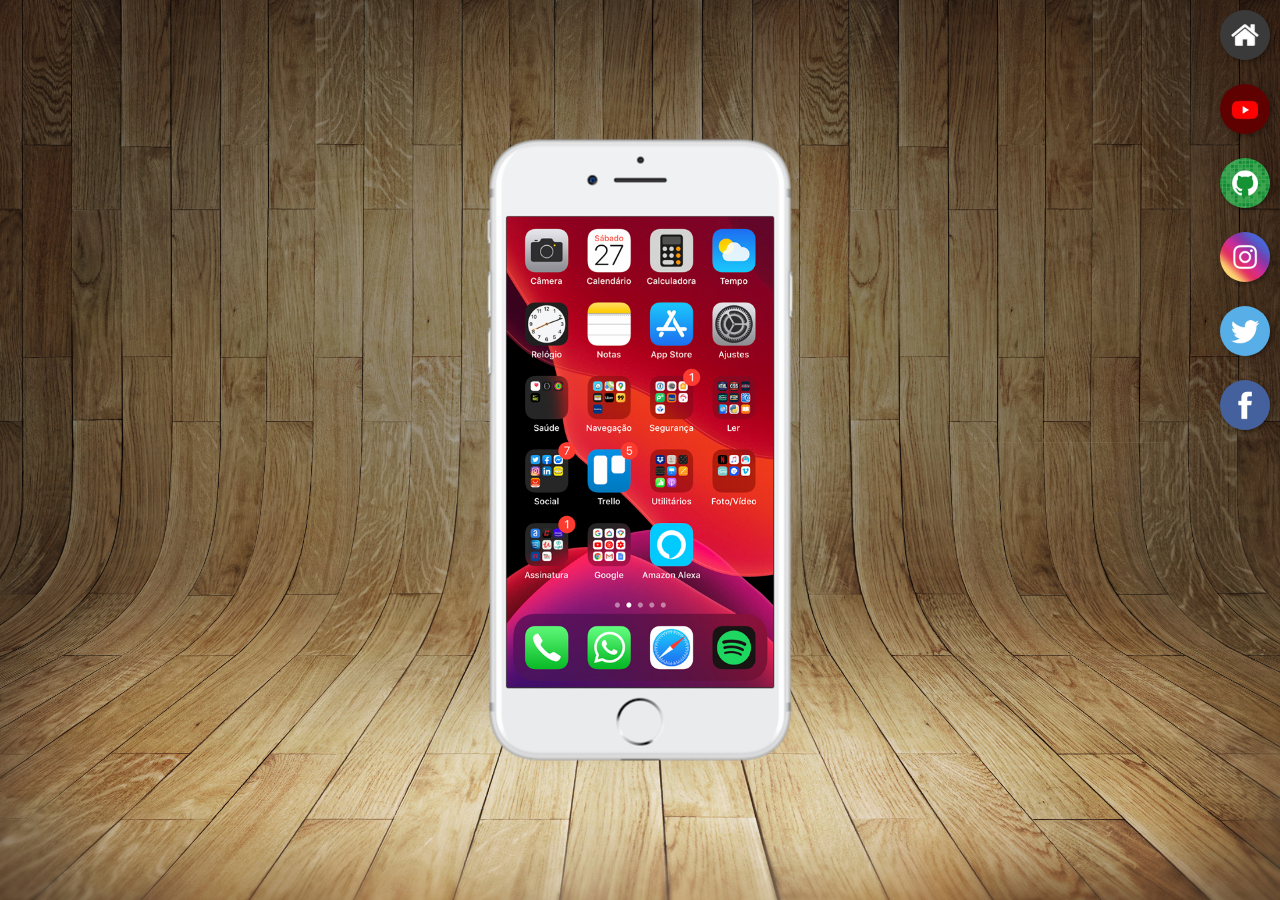
<file: index.html>
<!DOCTYPE html>
<html lang="pt-br">
<head>
    <meta charset="UTF-8">
    <meta http-equiv="X-UA-Compatible" content="IE=edge">
    <meta name="viewport" content="width=device-width, initial-scale=1.0">
    <link rel="shortcut icon" href="favicon.ico" type="image/x-icon">
    <link rel="stylesheet" href="estilos/style.css">
    <title>Projeto Redes Sociais</title>
</head>
<body>
    <main>
        <section id="telefone">  
            <iframe src="home.html" name="tela" id="tela" frameborder="0">
                Seu navegador não é compatível com isso.
            </iframe>
        </section>
        <section id="redes-sociais">
            <a href="home.html" target="tela"><img src="imagens/logo-home.jpg" alt="Home"></a> <br>
            <a href="youtube.html" target="tela"><img src="imagens/logo-youtube.jpg" alt="Youtube"></a> <br>
            <a href="github.html" target="tela"><img src="imagens/logo-github.jpg" alt="Github"></a> <br>
            <a href="instagram.html" target="tela"><img src="imagens/logo-instagram.jpg" alt="Instagram"></a> <br>
            <a href="twitter.html" target="tela"><img src="imagens/logo-twitter.jpg" alt="Twitter"></a> <br>
            <a href="facebook.html" target="tela"><img src="imagens/logo-facebook.jpg" alt="Facebook"></a> <br>
        </section>
    </main>
</body>
</html>
</file>
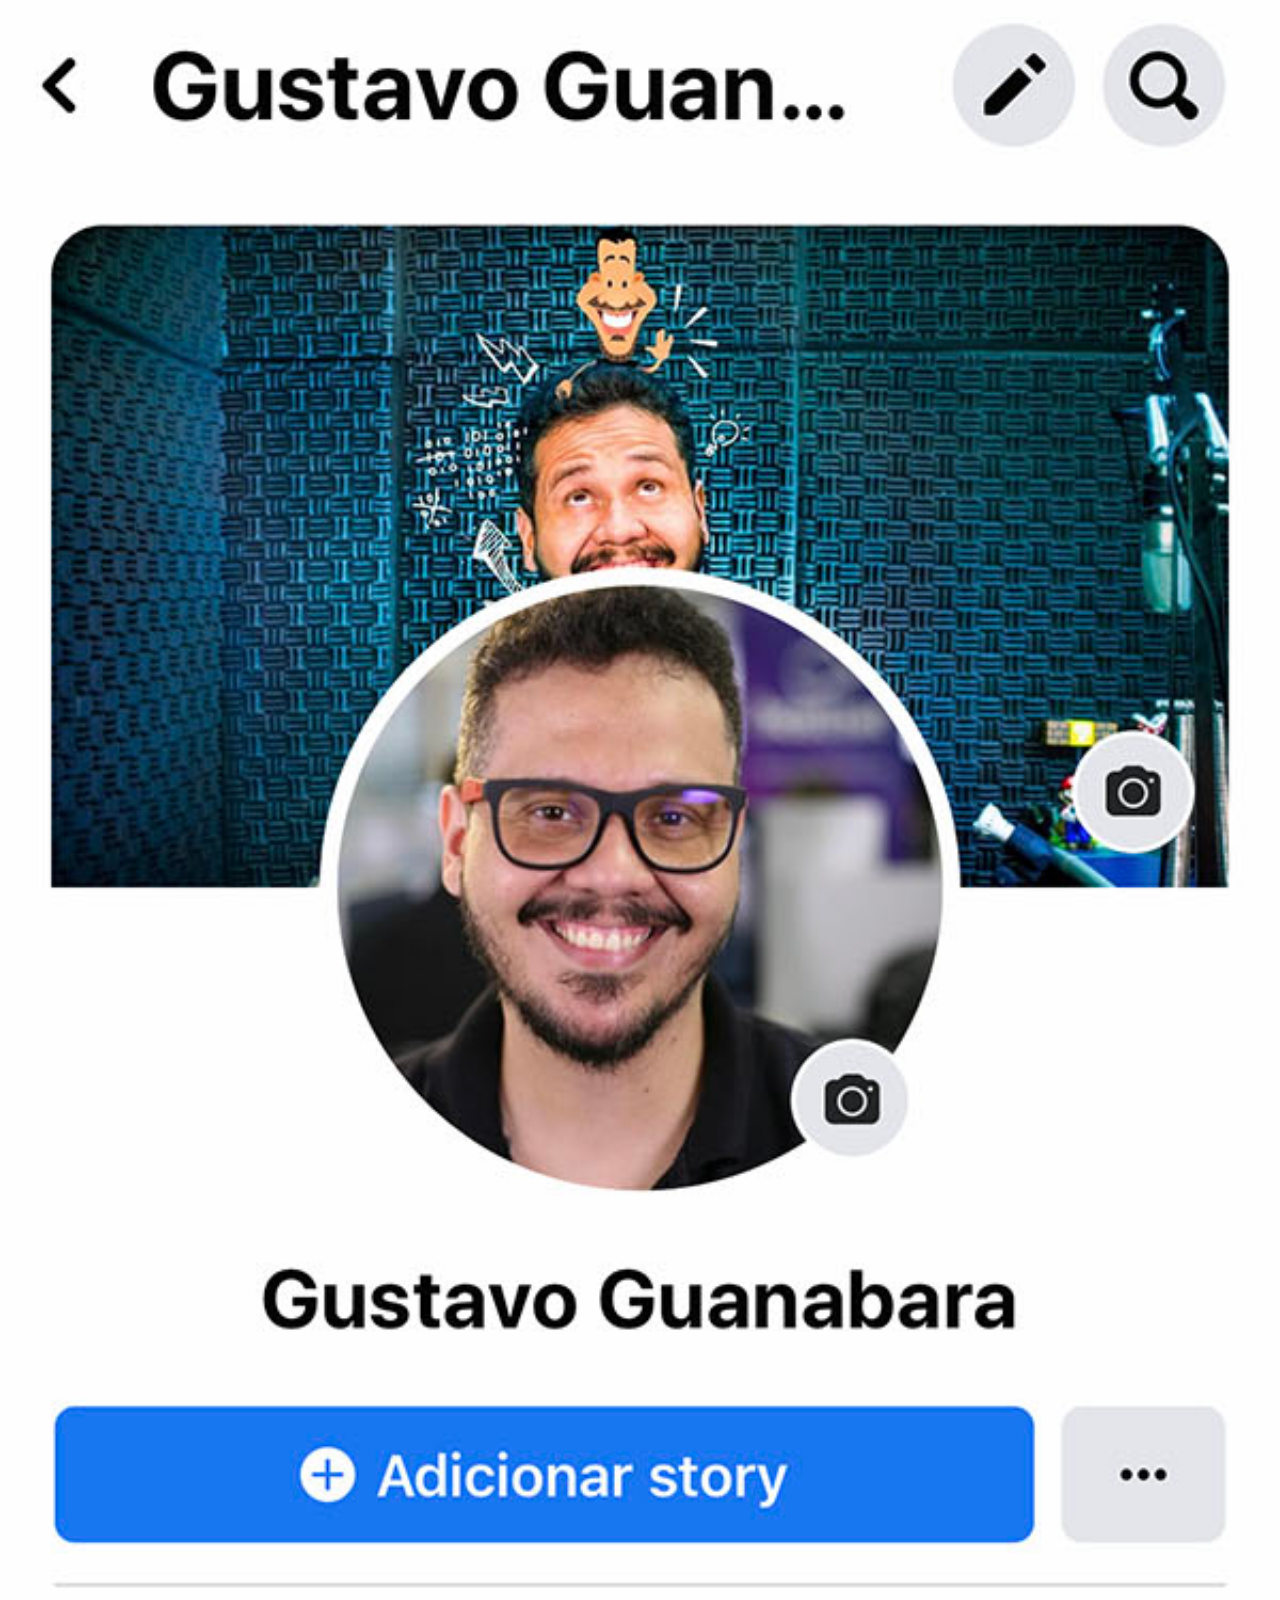
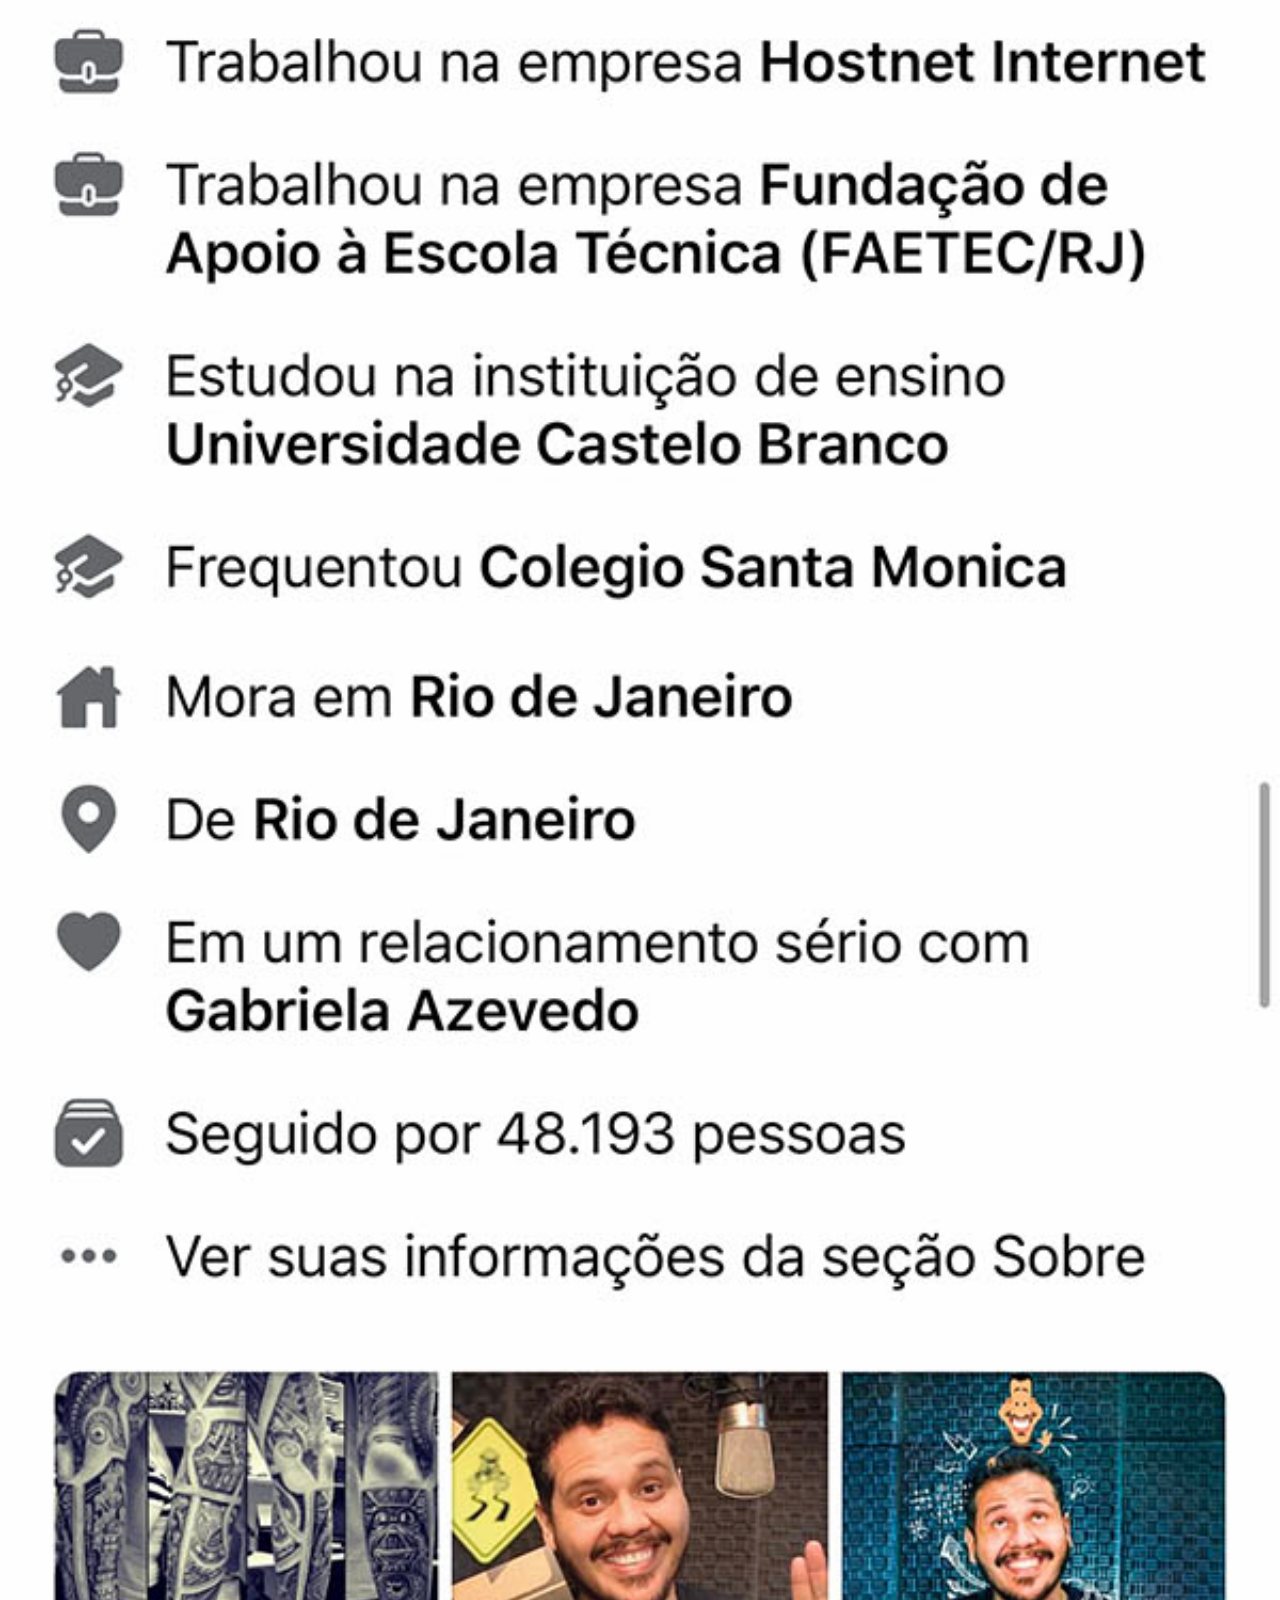
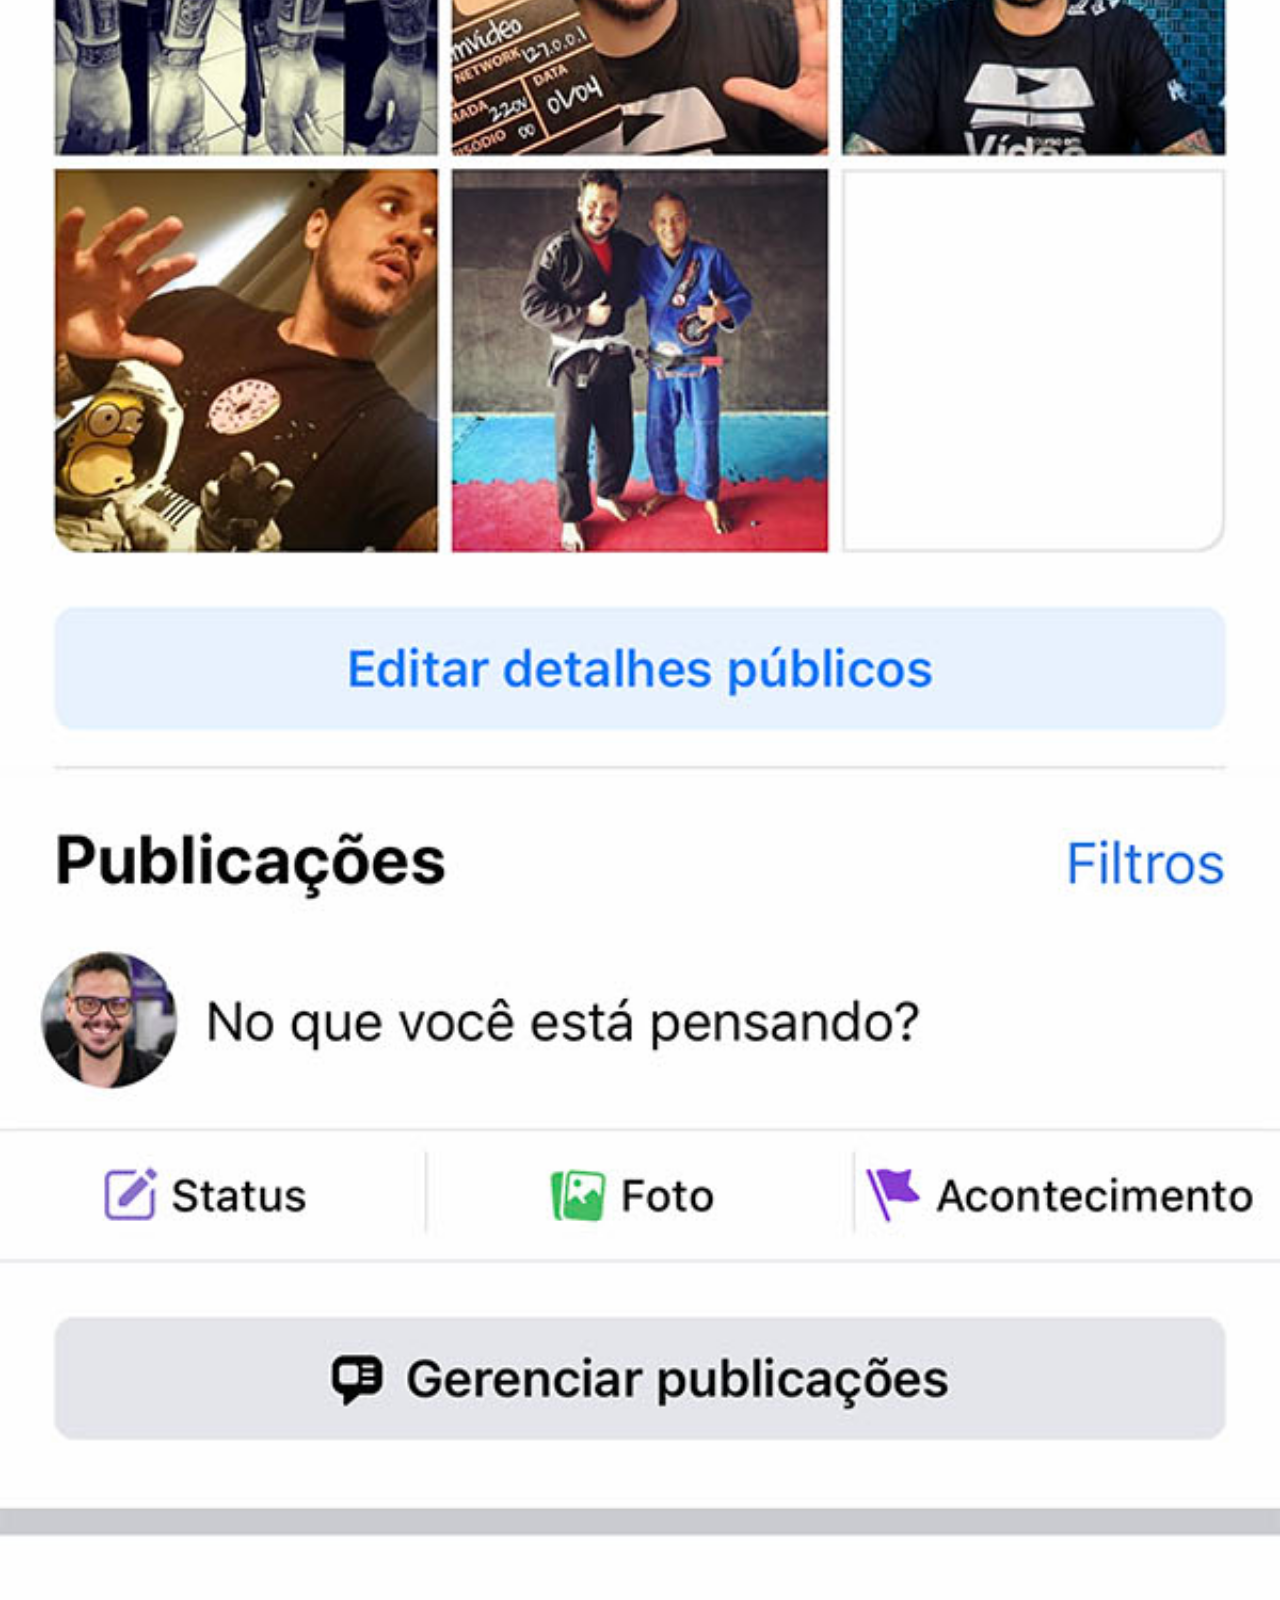
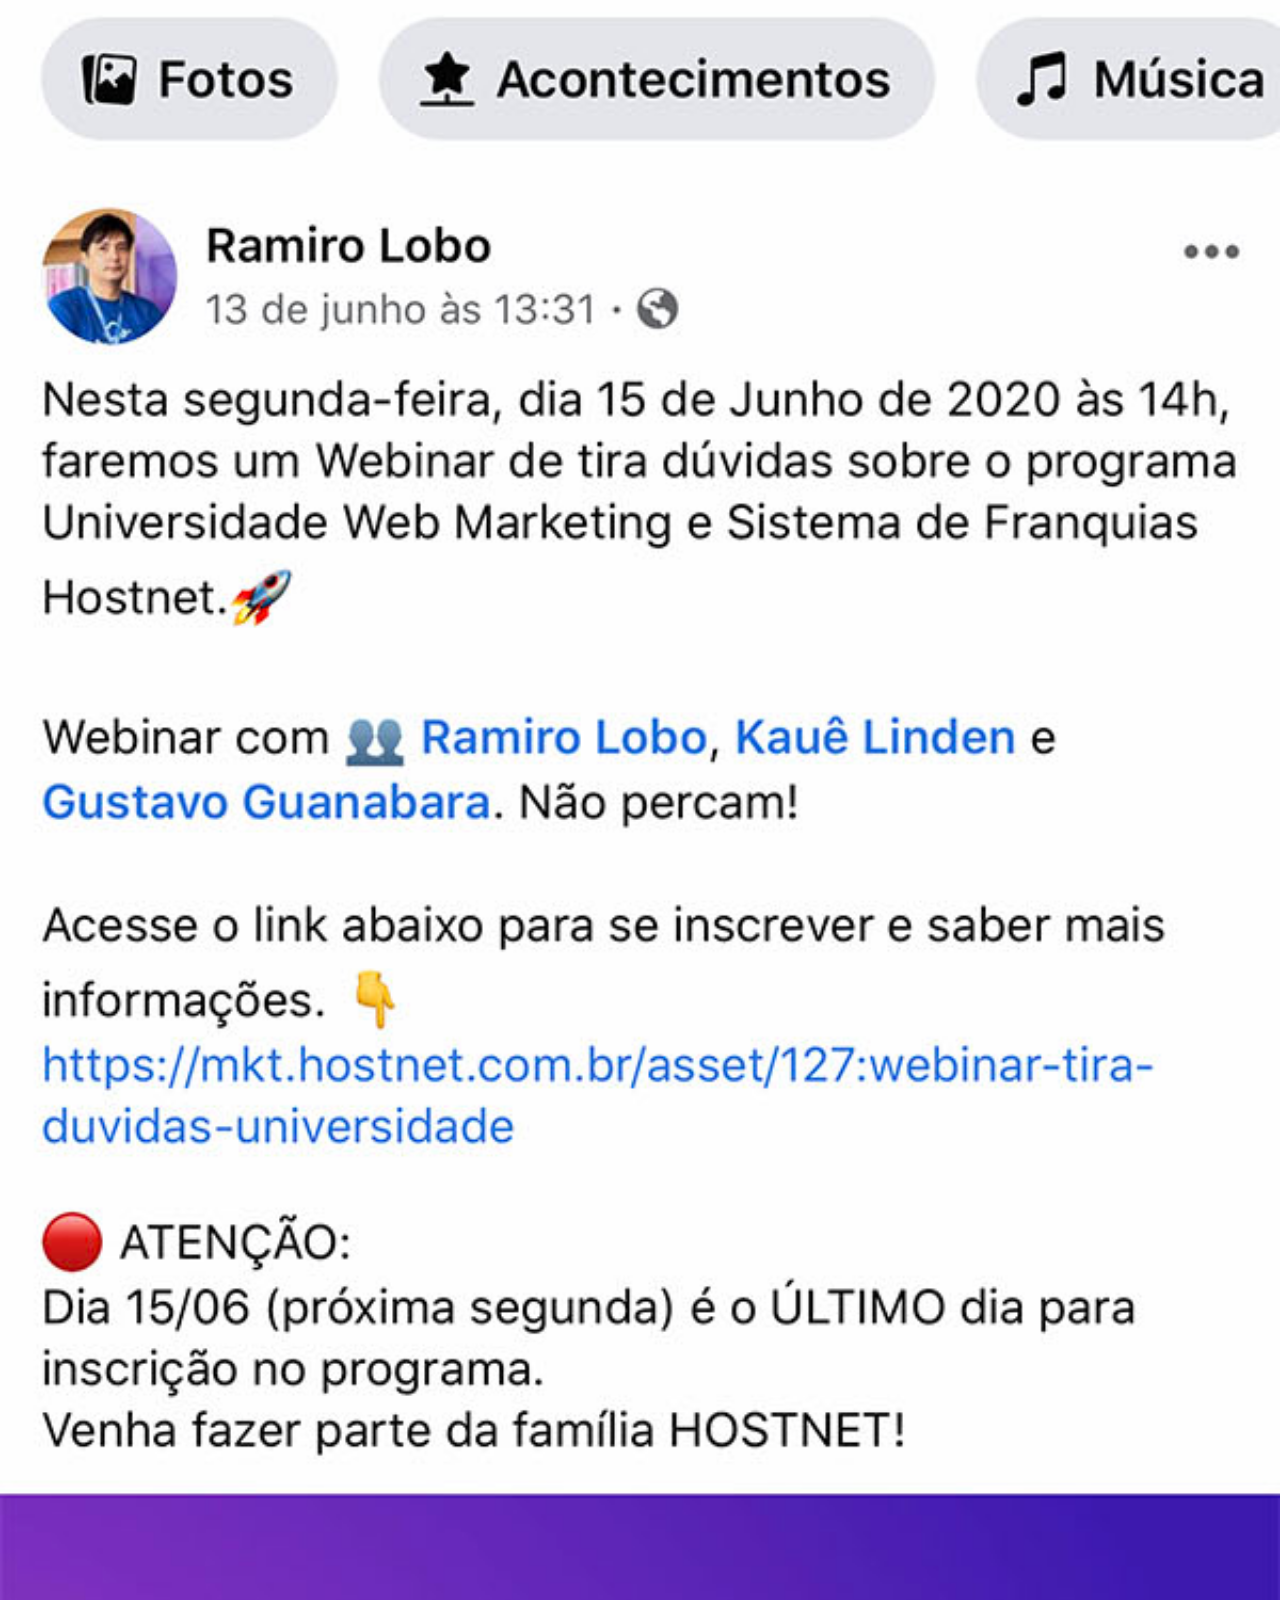
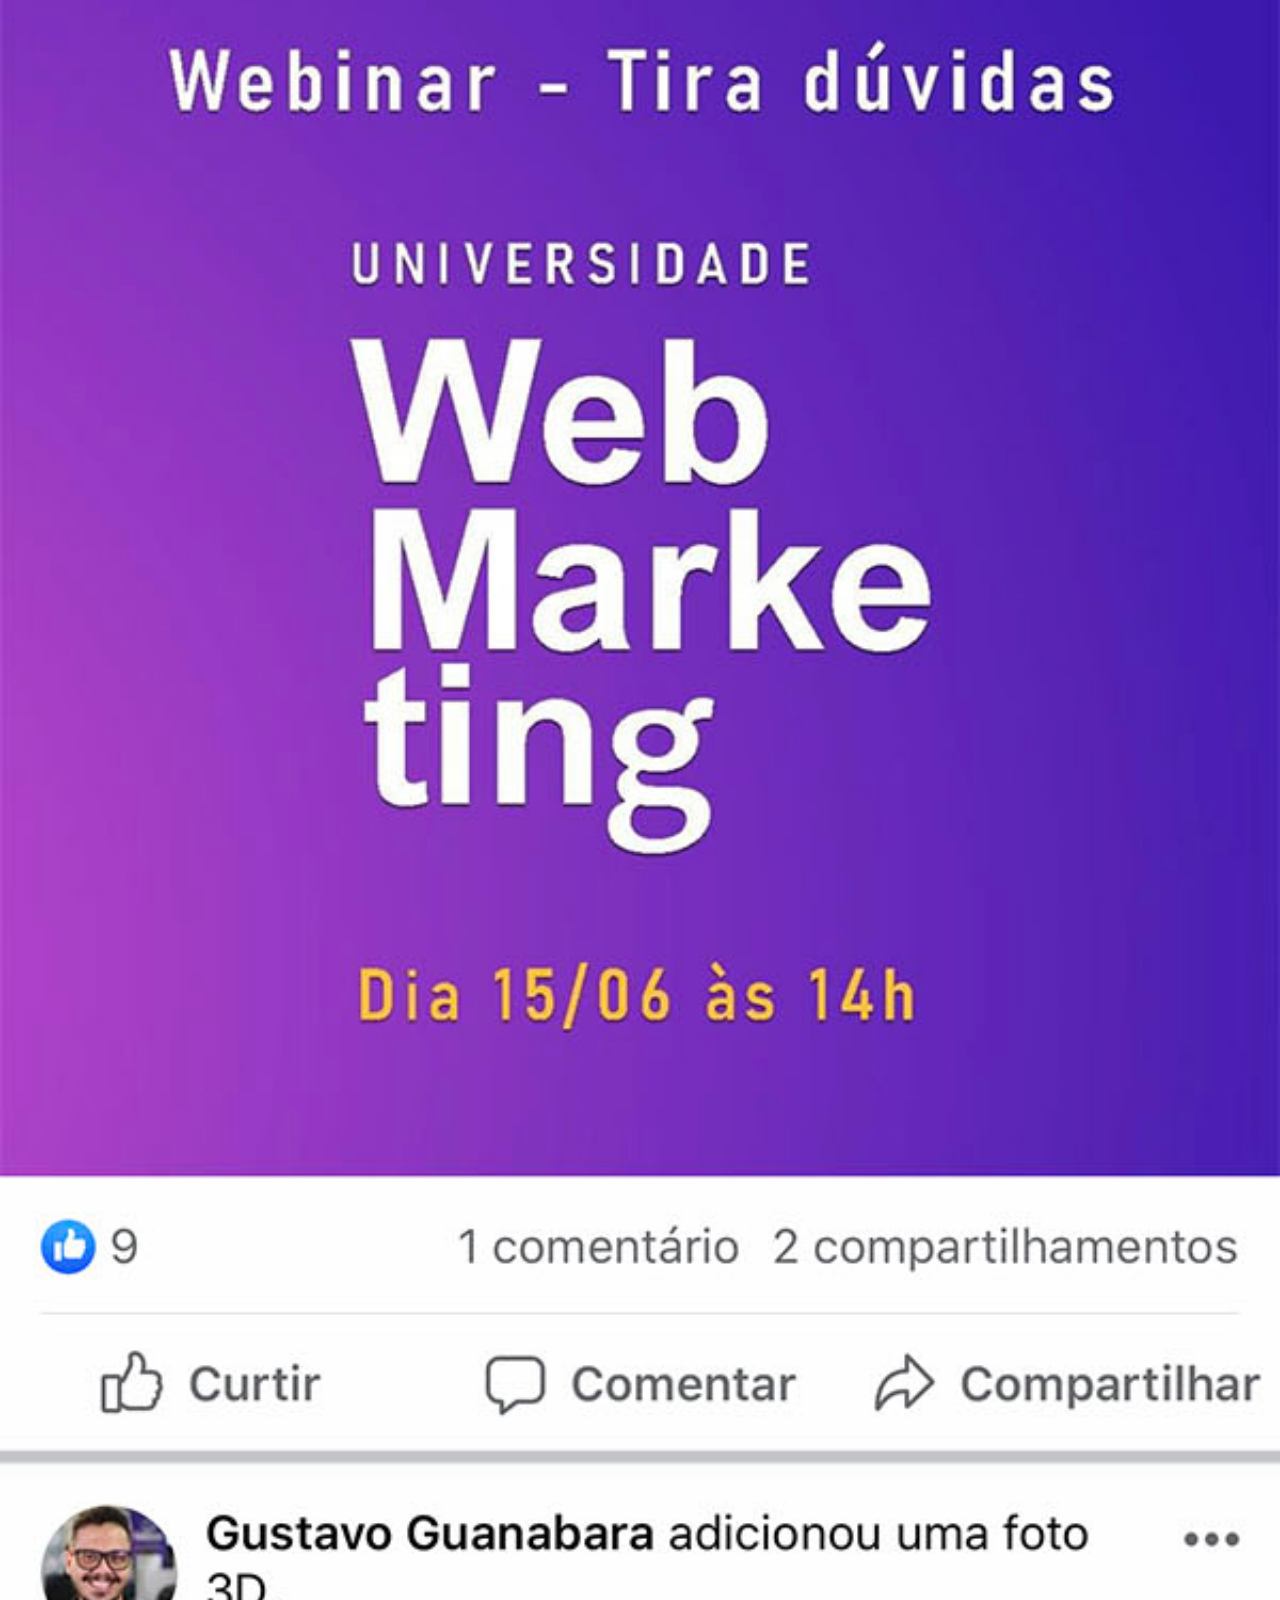
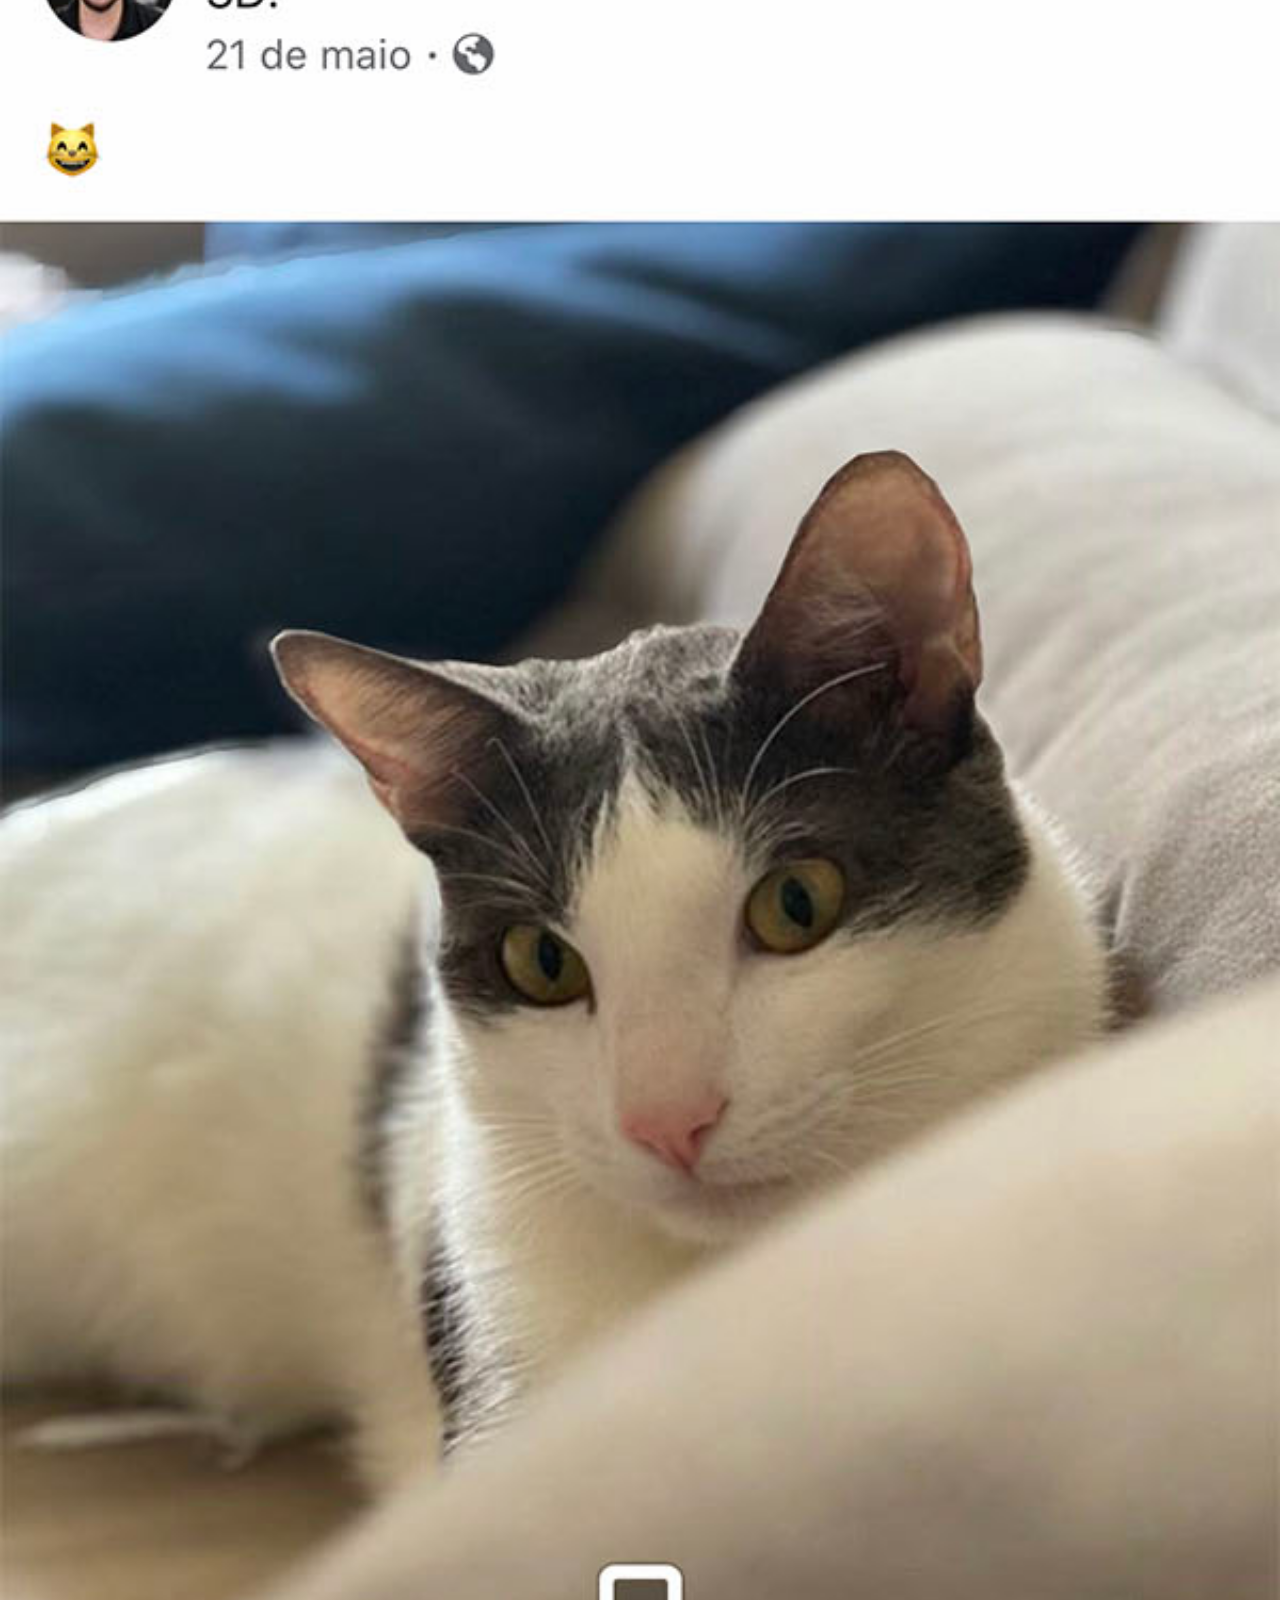
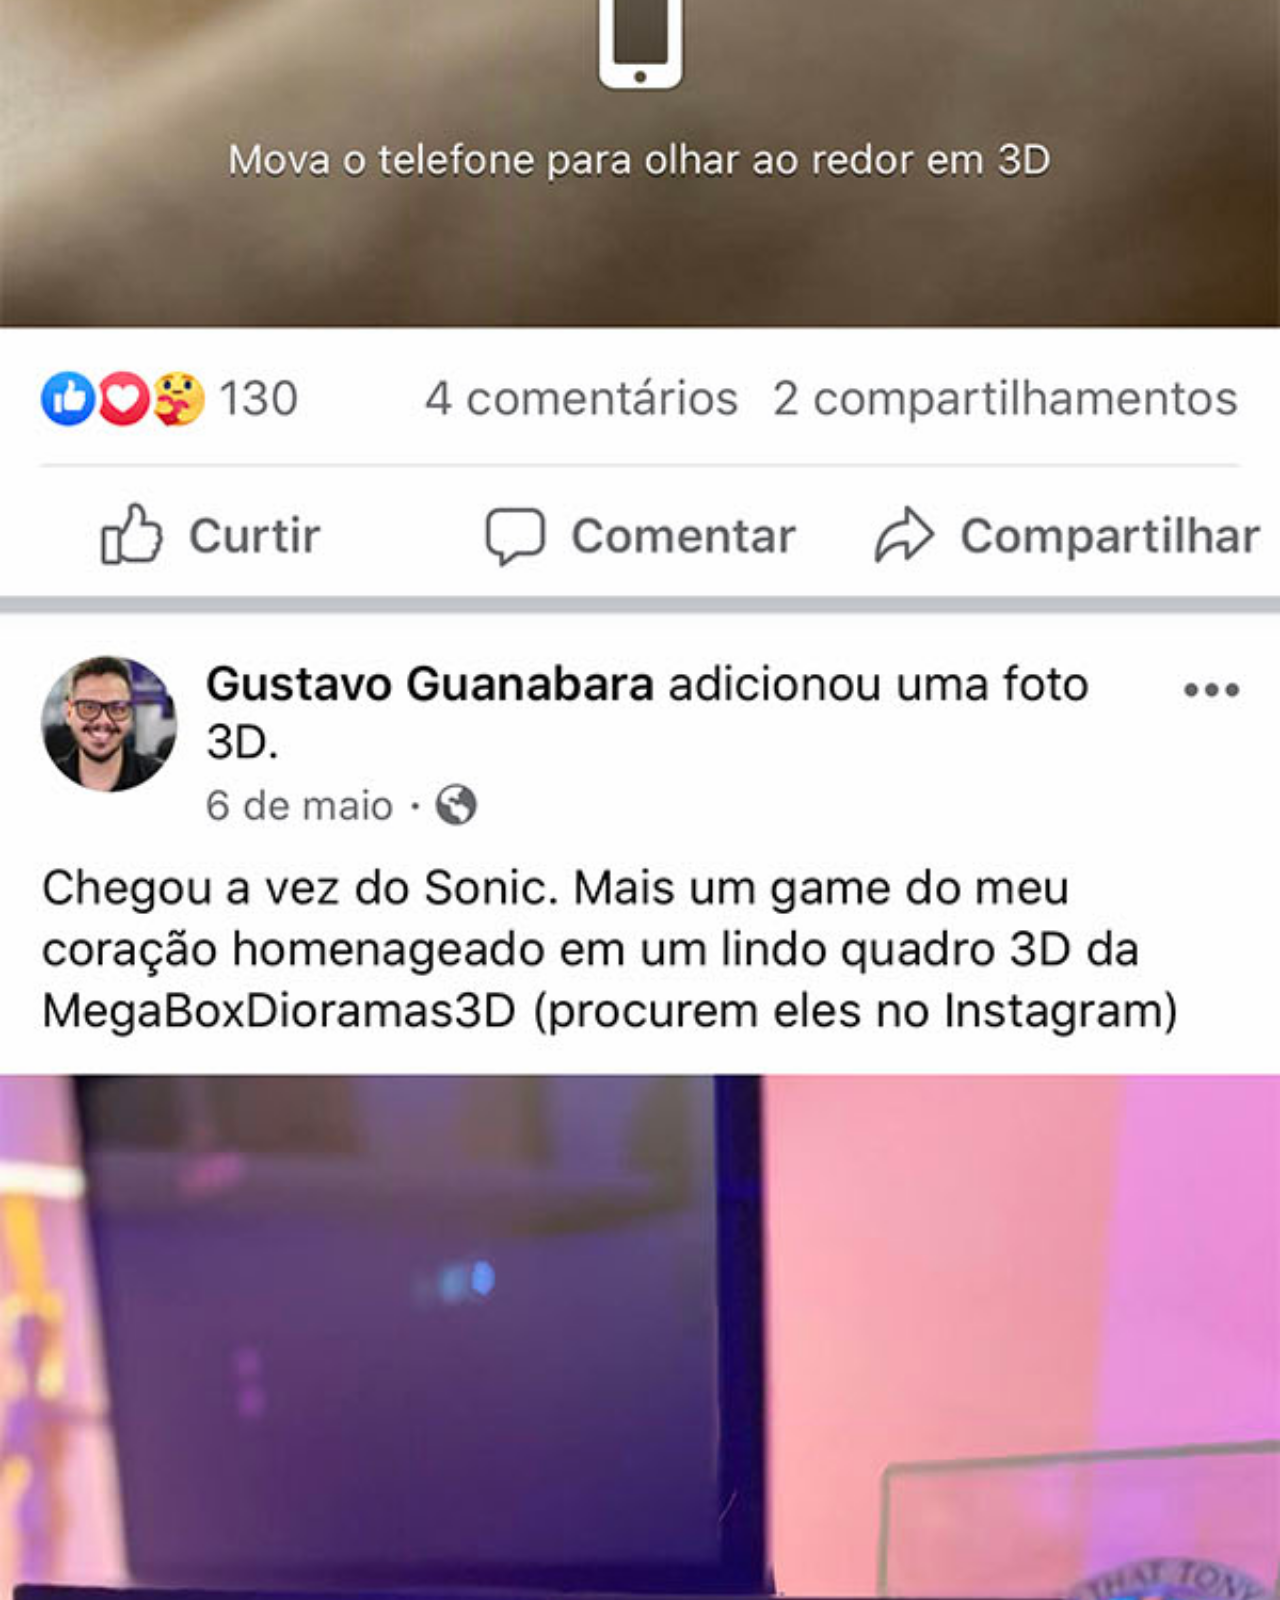
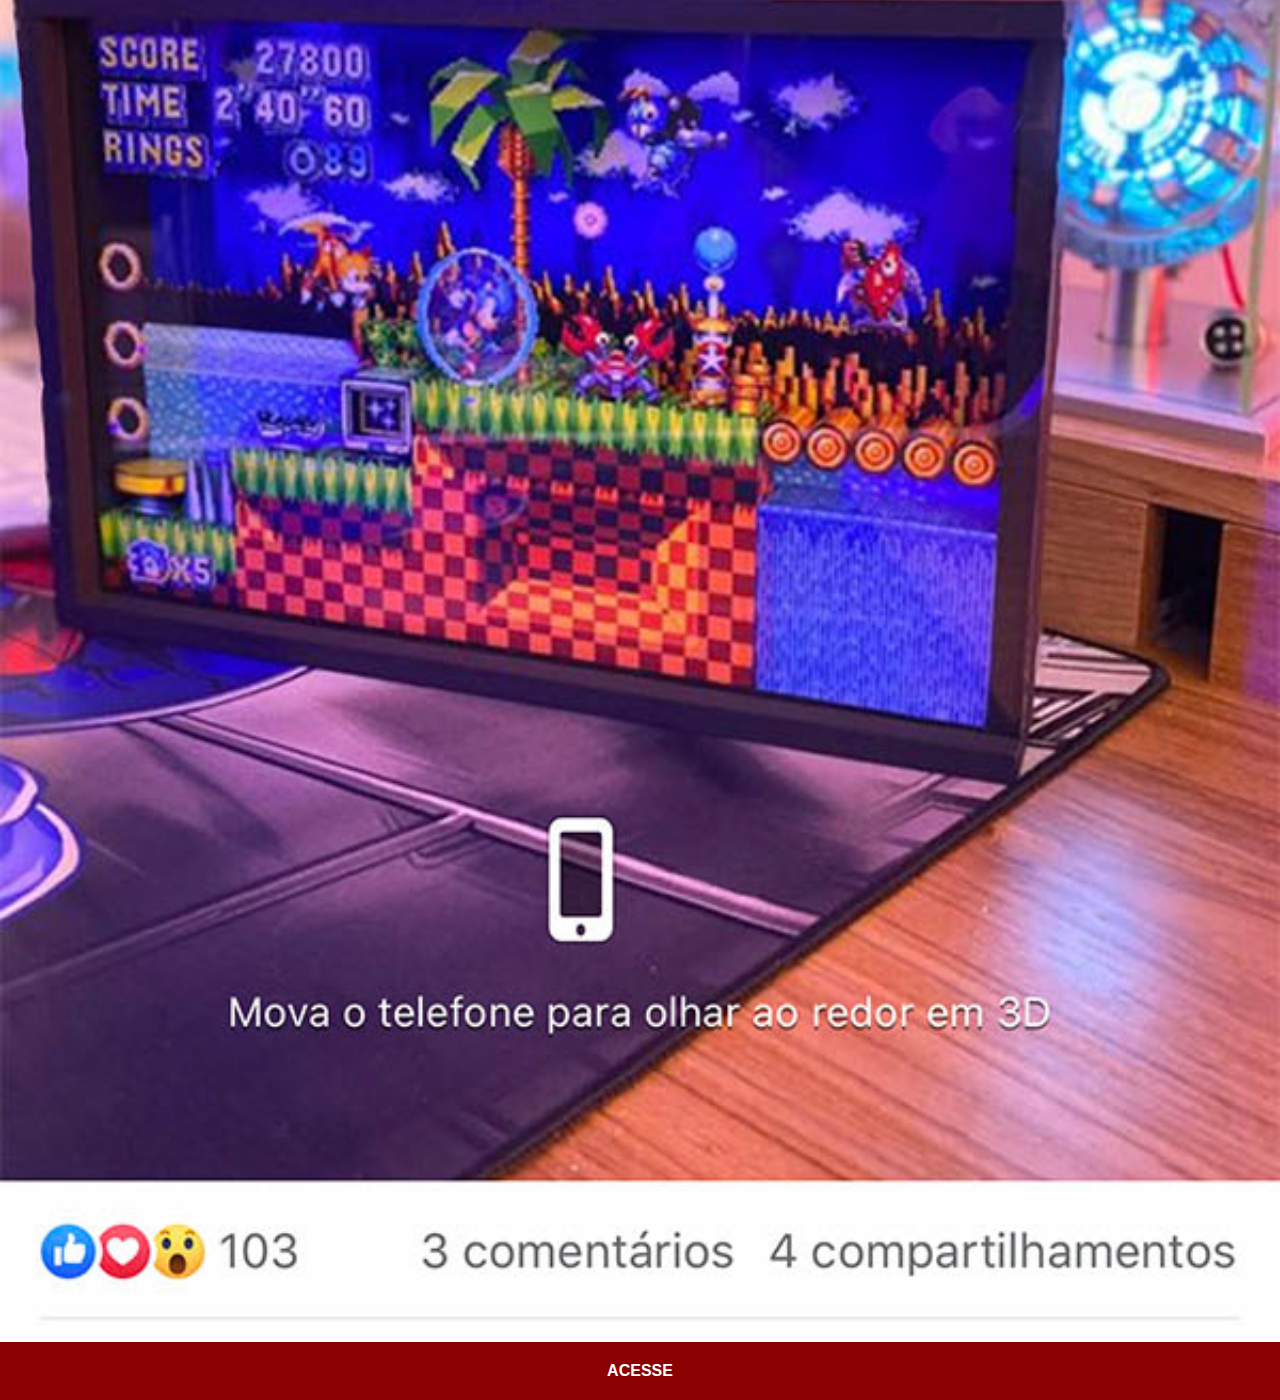
<file: facebook.html>
<!DOCTYPE html>
<html lang="pt-br">
<head>
    <meta charset="UTF-8">
    <meta name="viewport" content="width=device-width, initial-scale=1.0">
    <title>Facebook</title>
    <link rel="stylesheet" href="estilos/social.css">
</head>
<body>
    <img src="imagens/tela-facebook.jpg" alt="Facebook">
    <a href="https://www.facebook.com/gustavoguanabara" target="_blank">ACESSE</a>
</body>
</html>
</file>
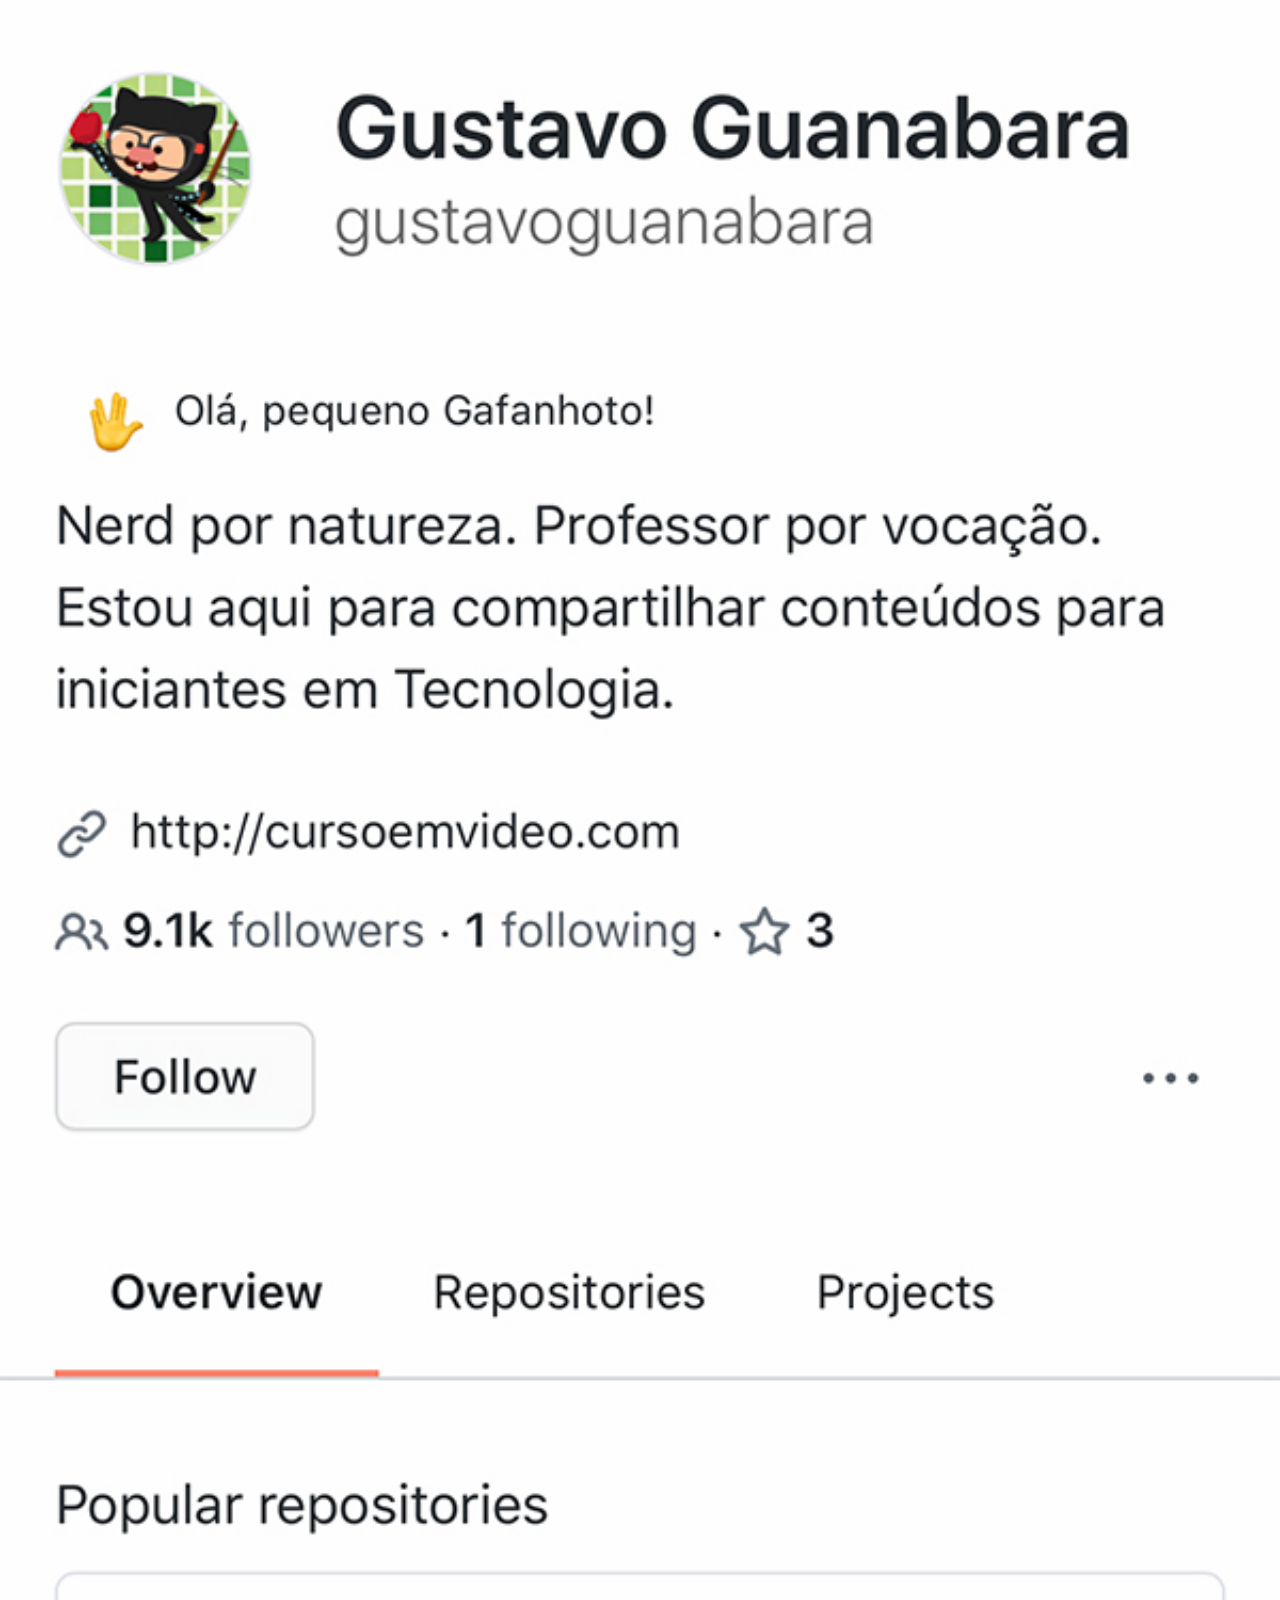
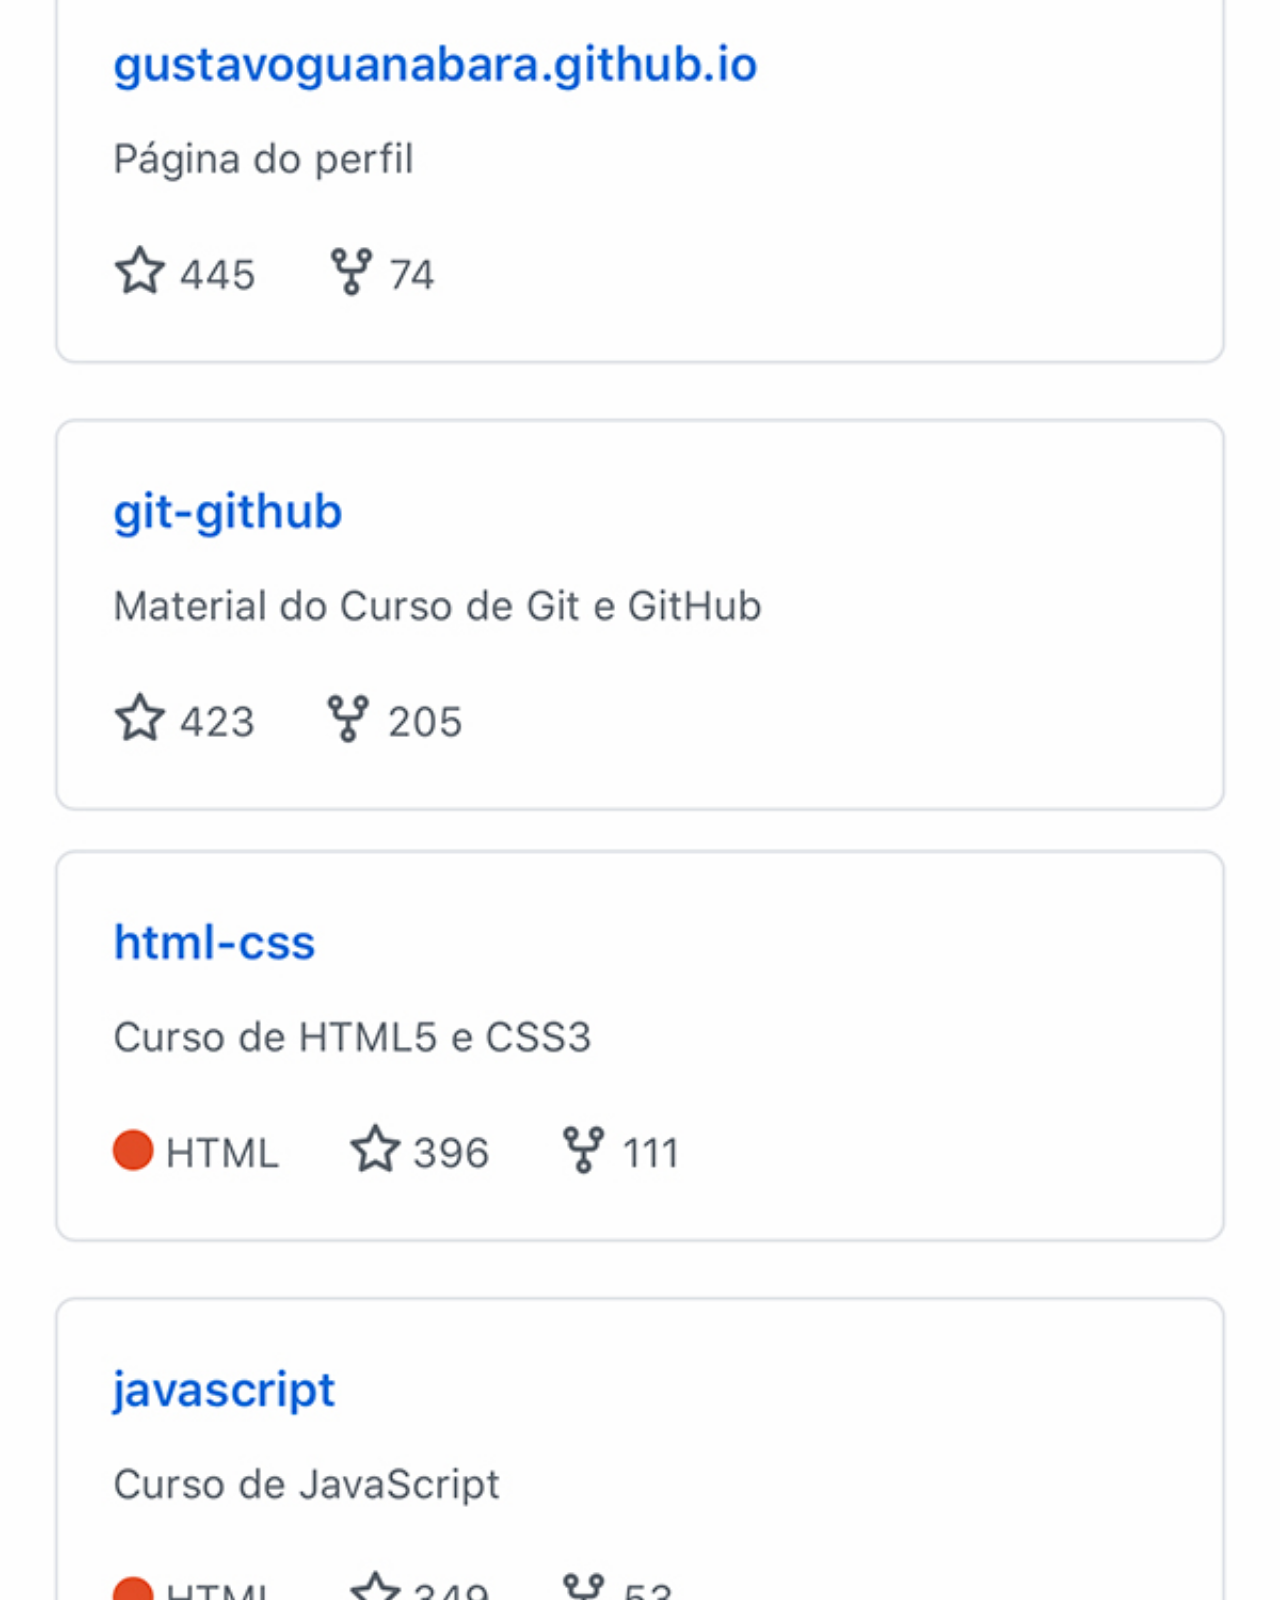
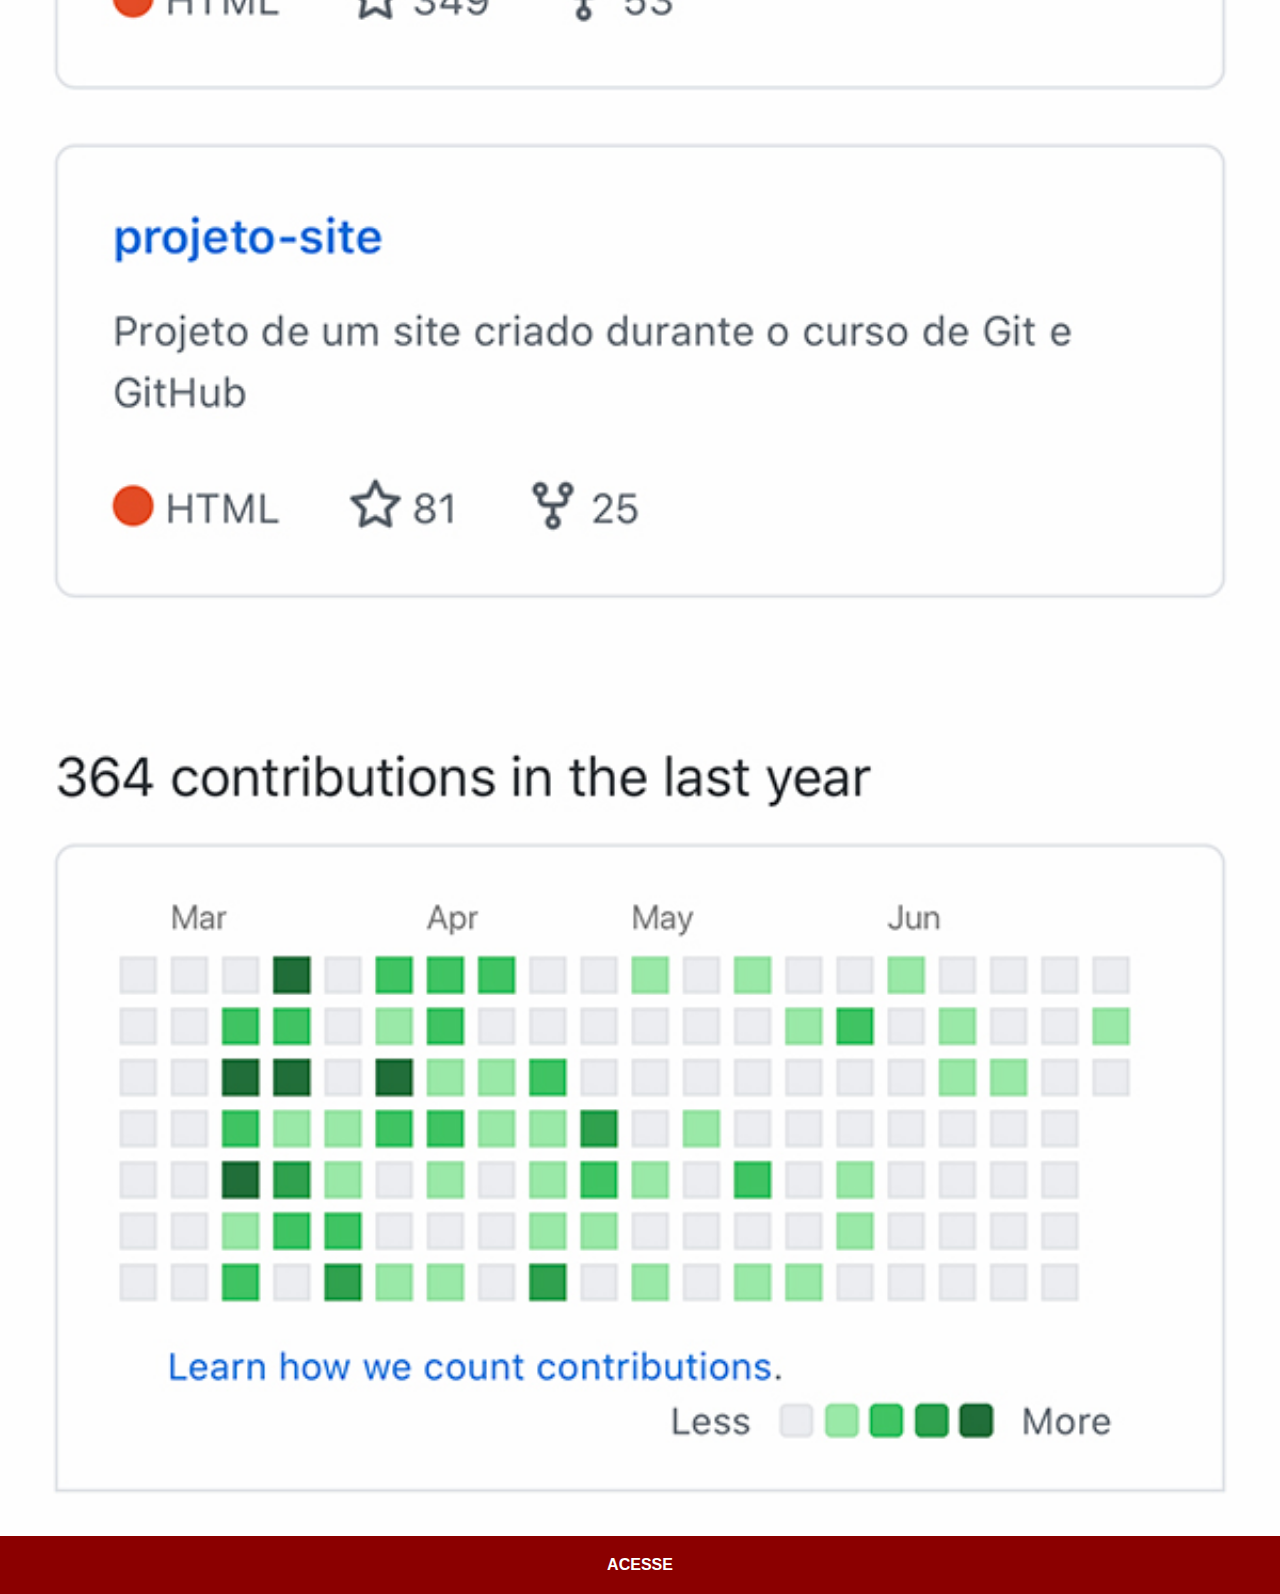
<file: github.html>
<!DOCTYPE html>
<html lang="pt-br">
<head>
    <meta charset="UTF-8">
    <meta name="viewport" content="width=device-width, initial-scale=1.0">
    <title>Github</title>
    <link rel="stylesheet" href="estilos/social.css">
</head>
<body>
    <img src="imagens/tela-github.jpg" alt="Github">
    <a href="https://github.com/gustavoguanabara" target="_blank">ACESSE</a>
</body>
</html>
</file>
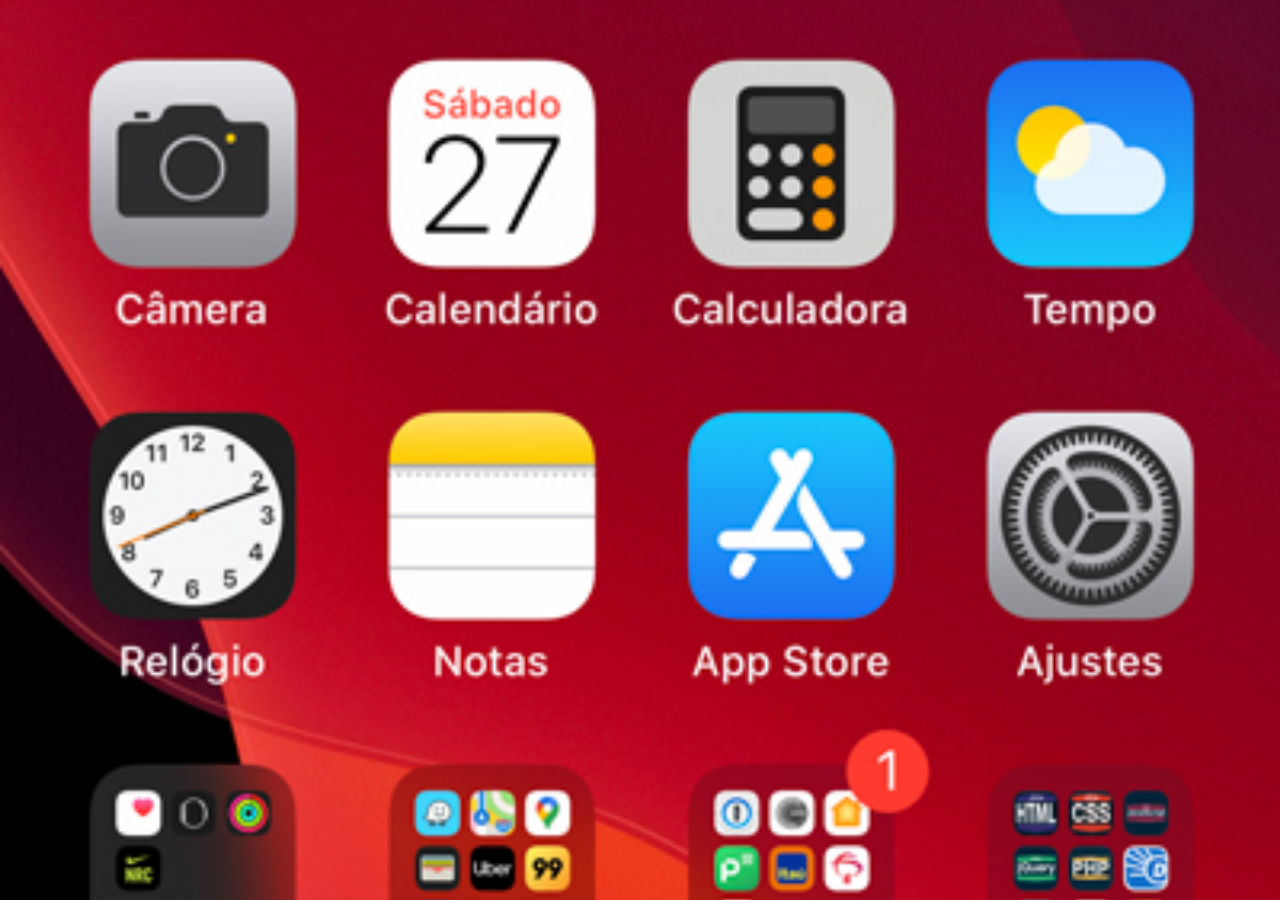
<file: home.html>
<!DOCTYPE html>
<html lang="pt-br">
<head>
    <meta charset="UTF-8">
    <meta http-equiv="X-UA-Compatible" content="IE=edge">
    <meta name="viewport" content="width=device-width, initial-scale=1.0">
    <title>Home</title>
    <style>
        * {
            margin: 0px;
            padding: 0px;
        }

        body {
            width:  100vw;
            height: 100vh;
            background: black url('imagens/tela-home.jpg') no-repeat top center;
            background-size: cover;
        }
    </style>
</head>
<body>
    
</body>
</html>
</file>
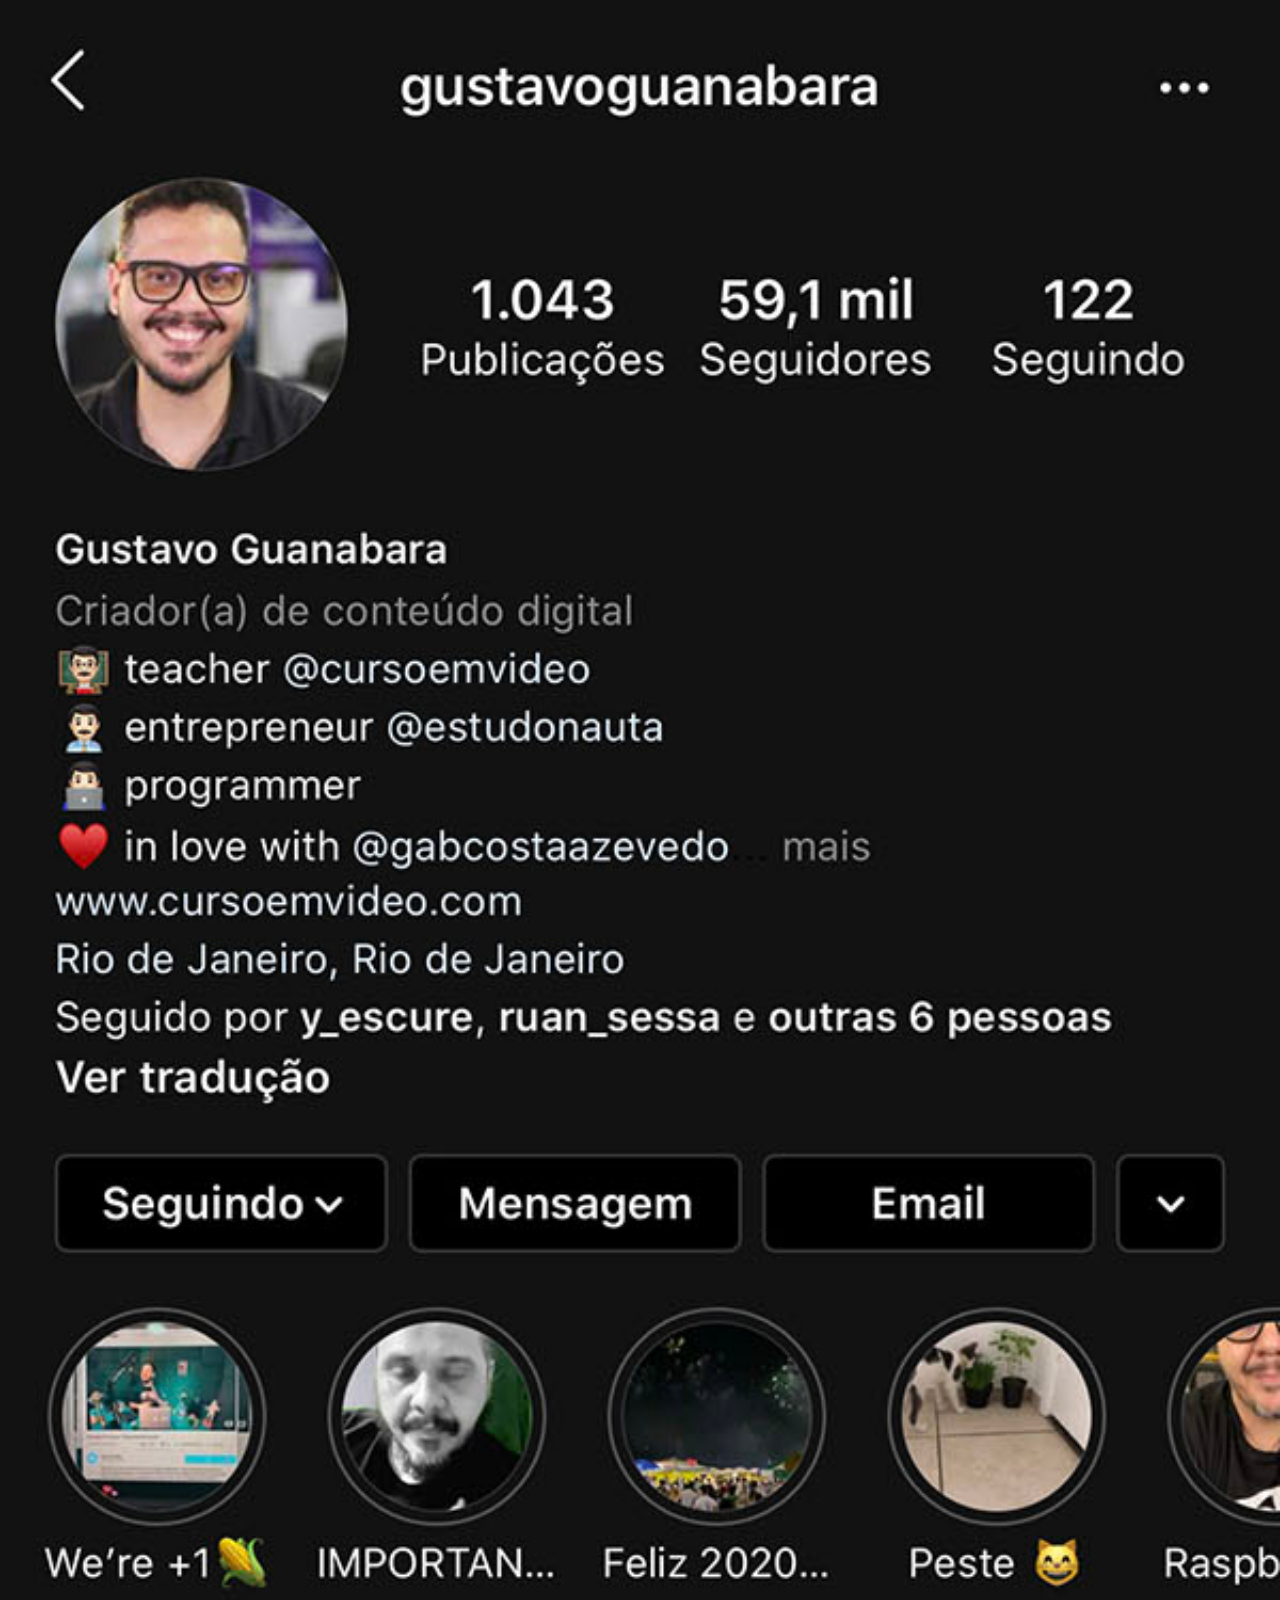
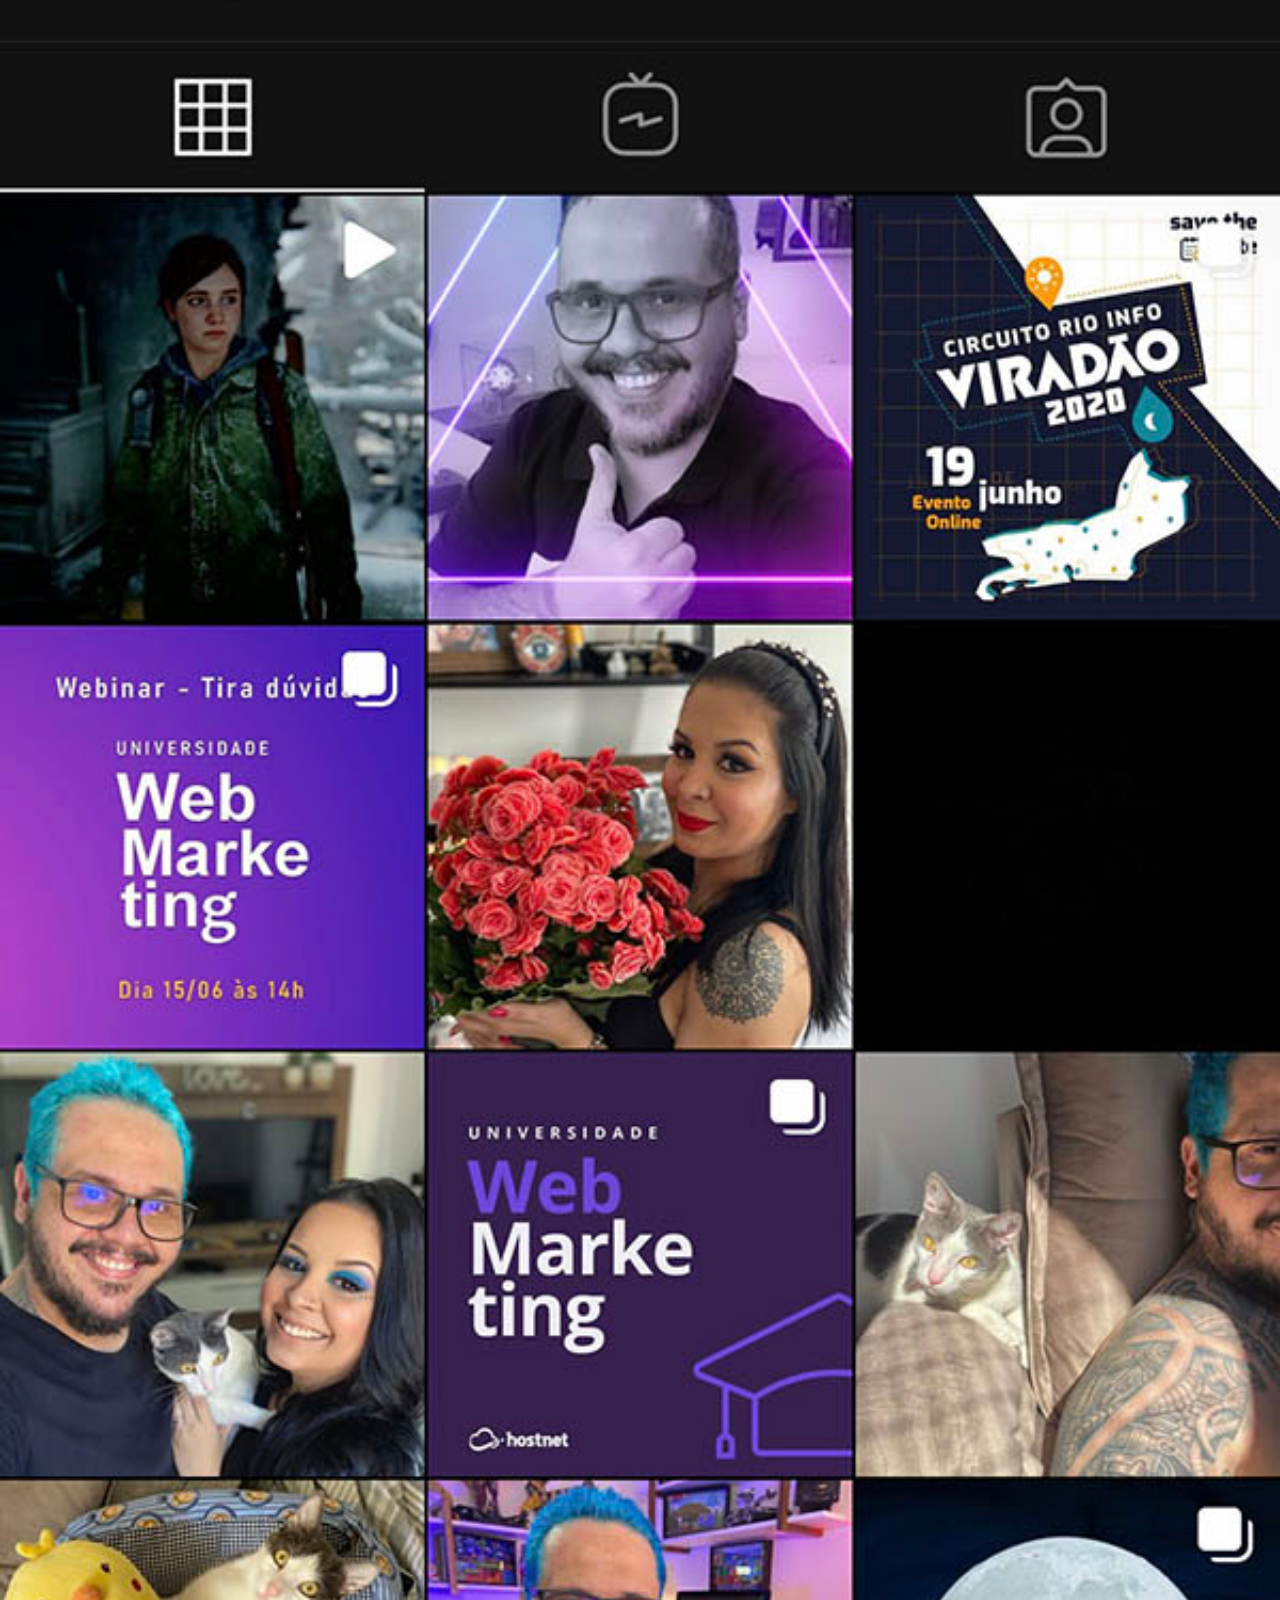
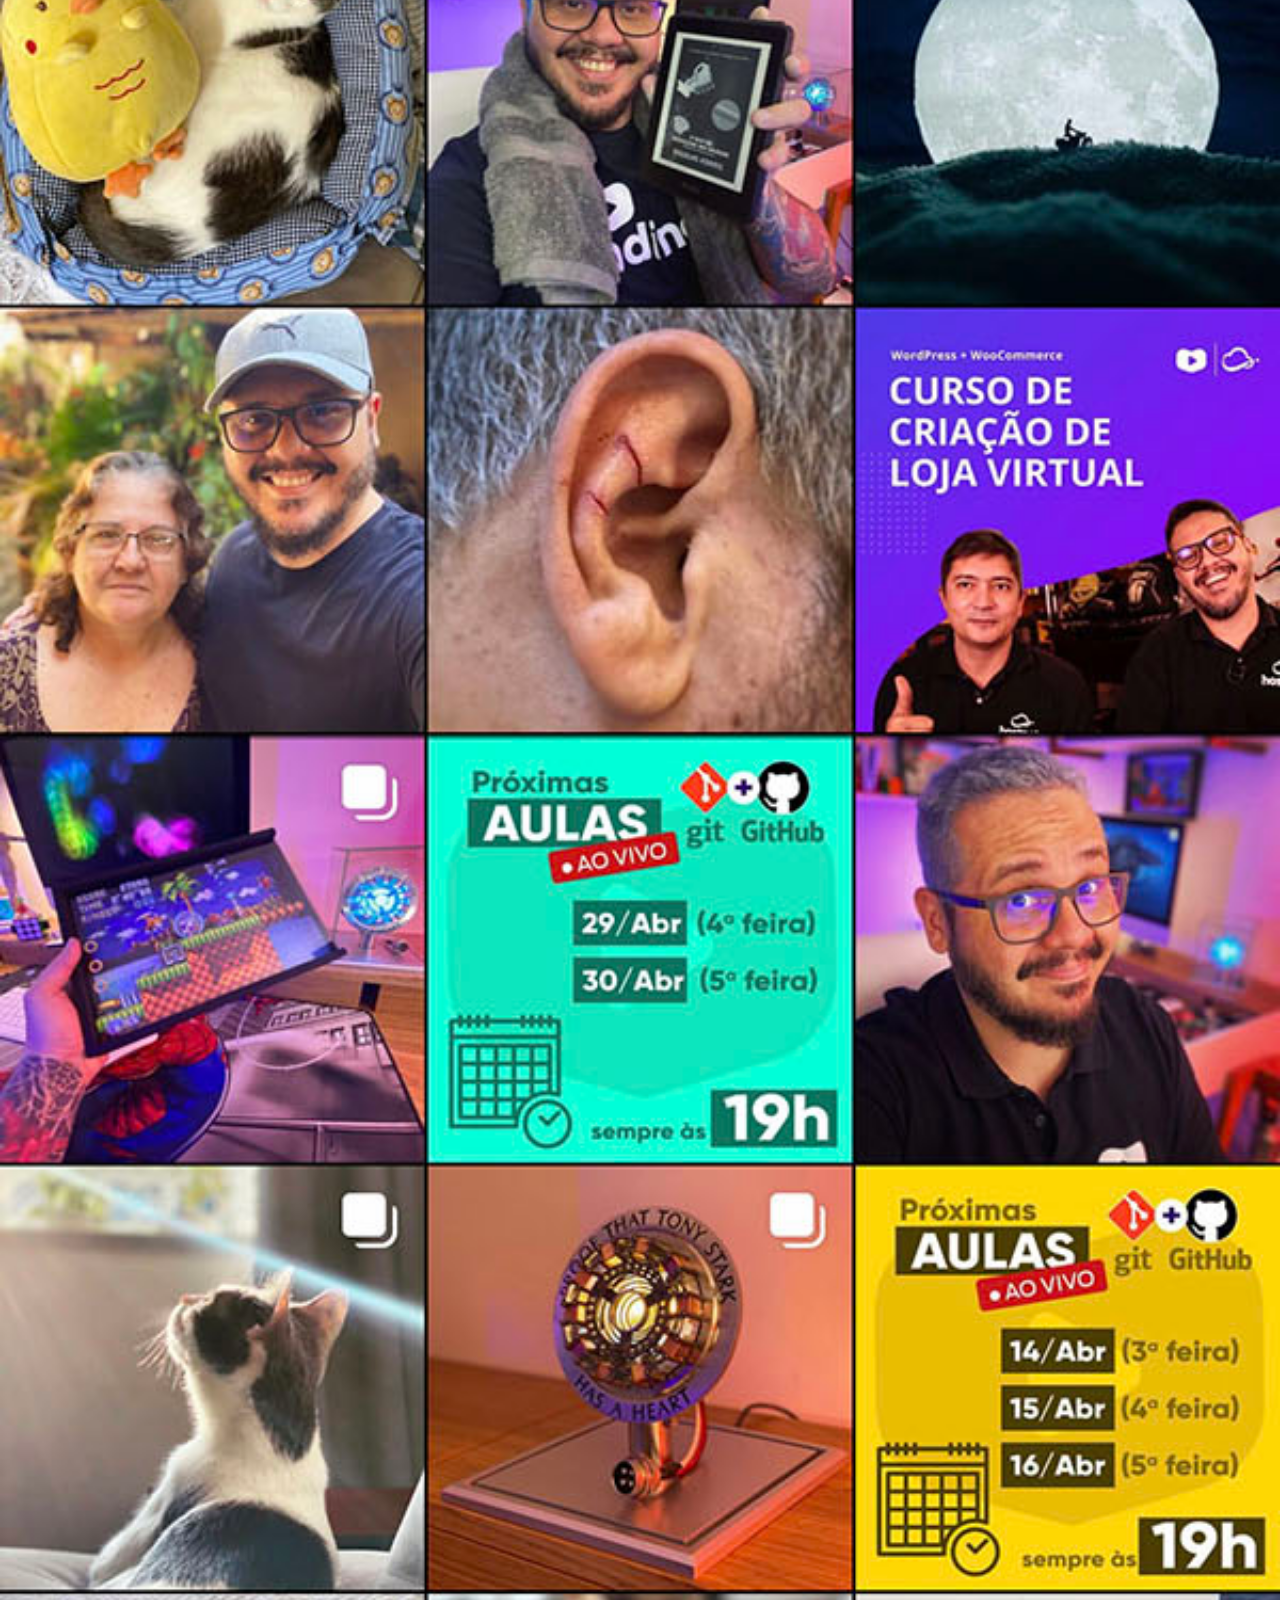
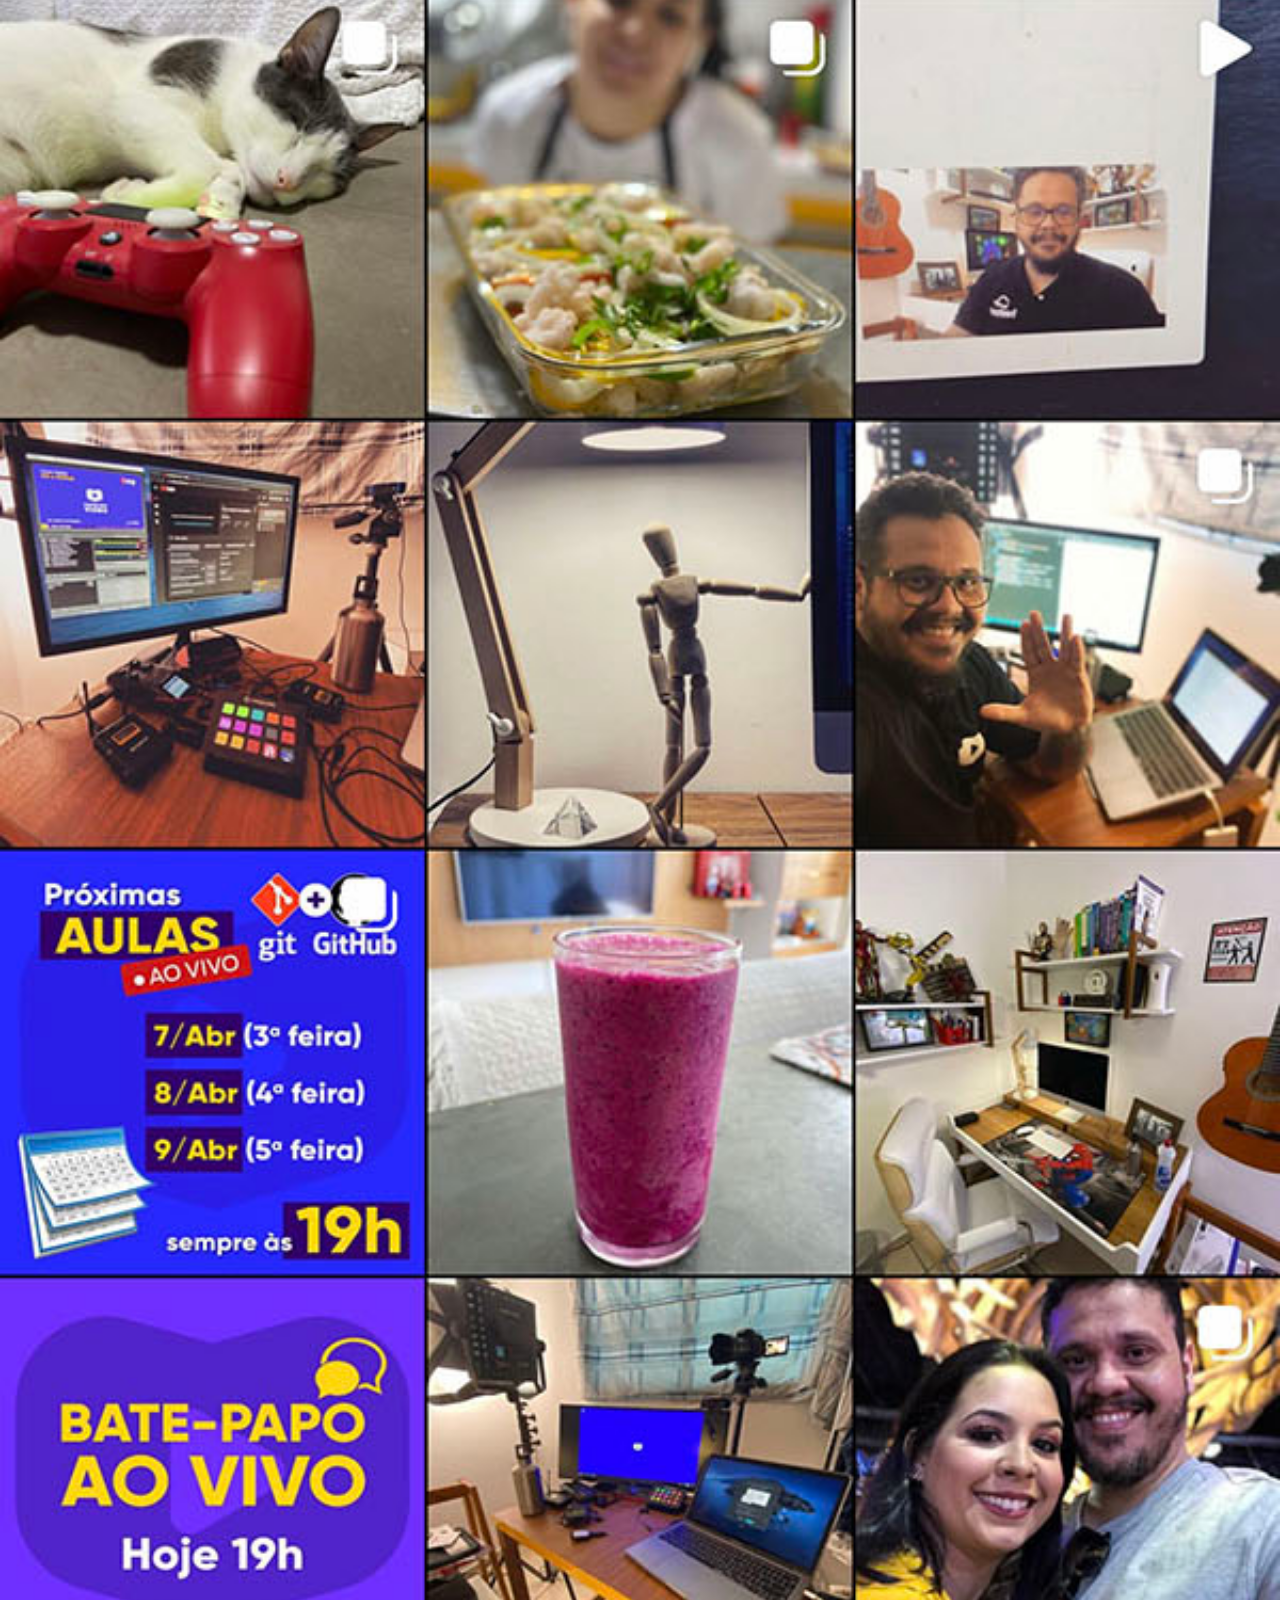
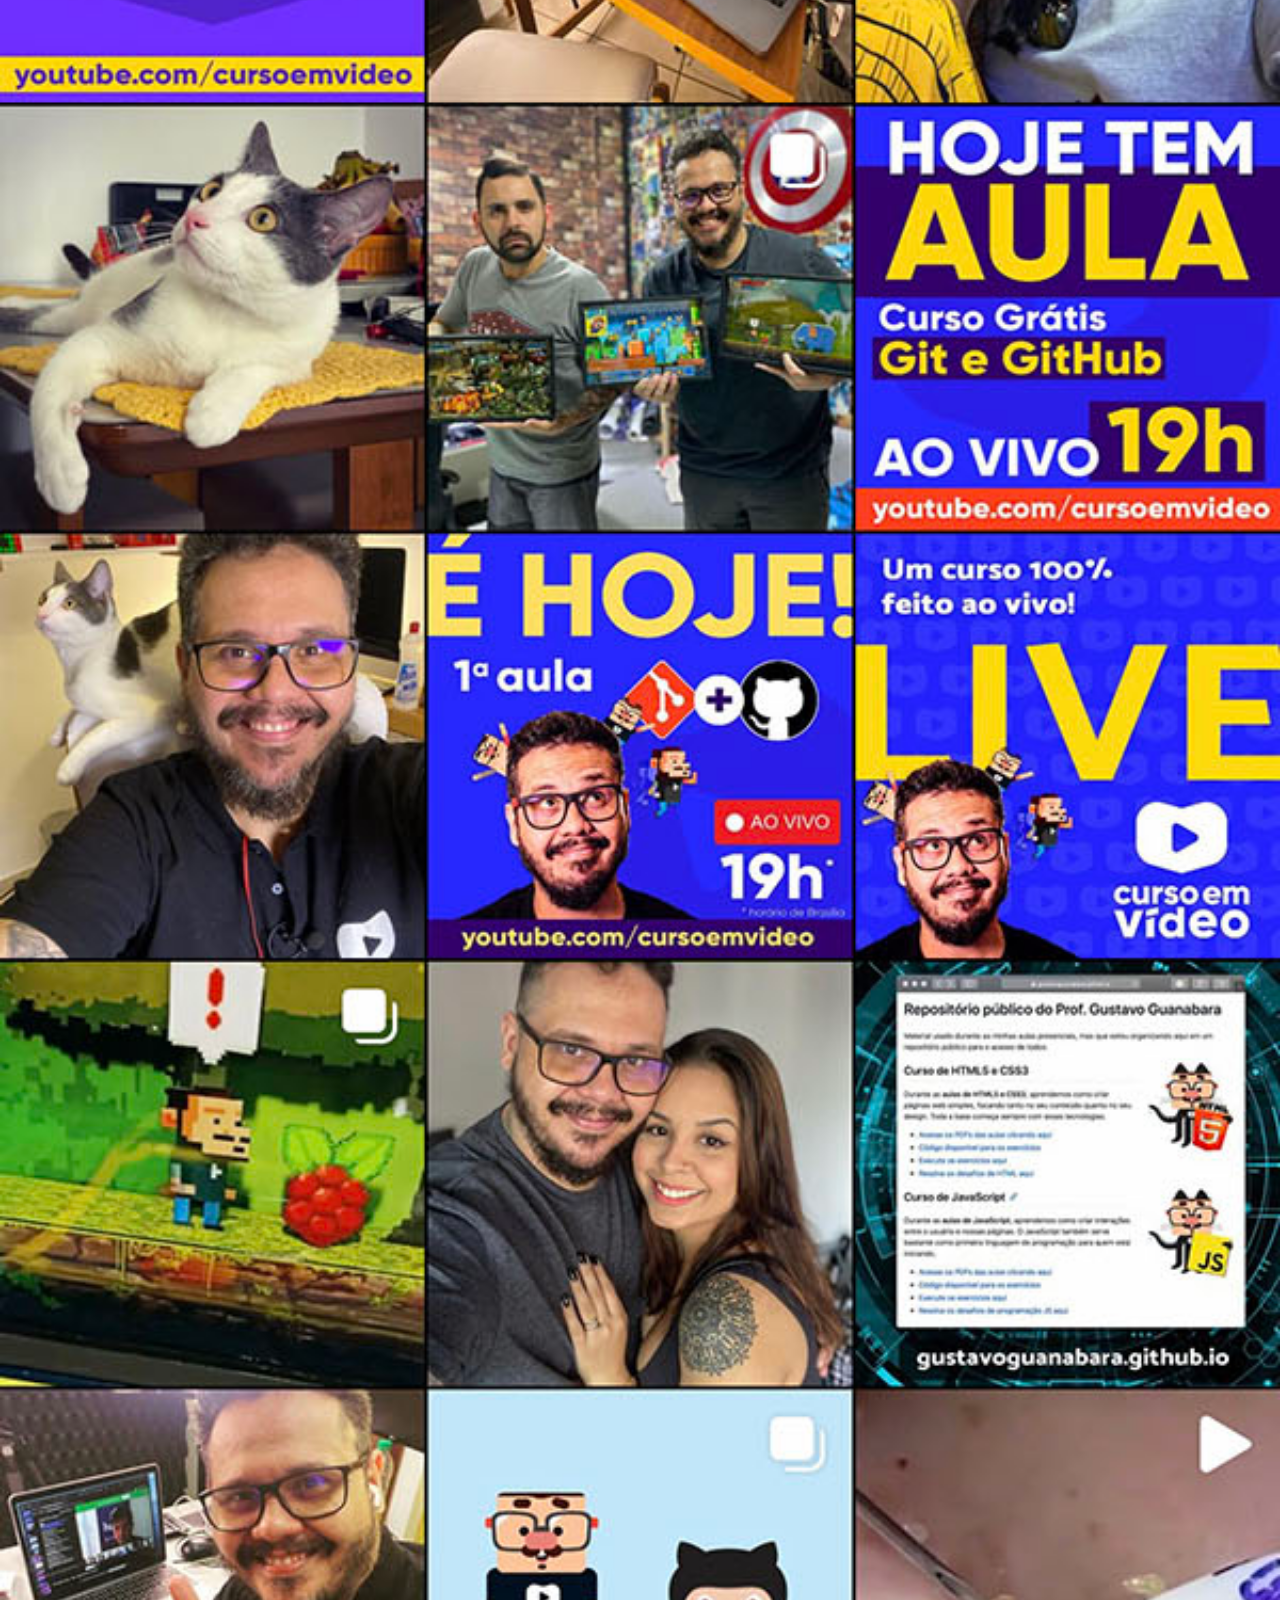
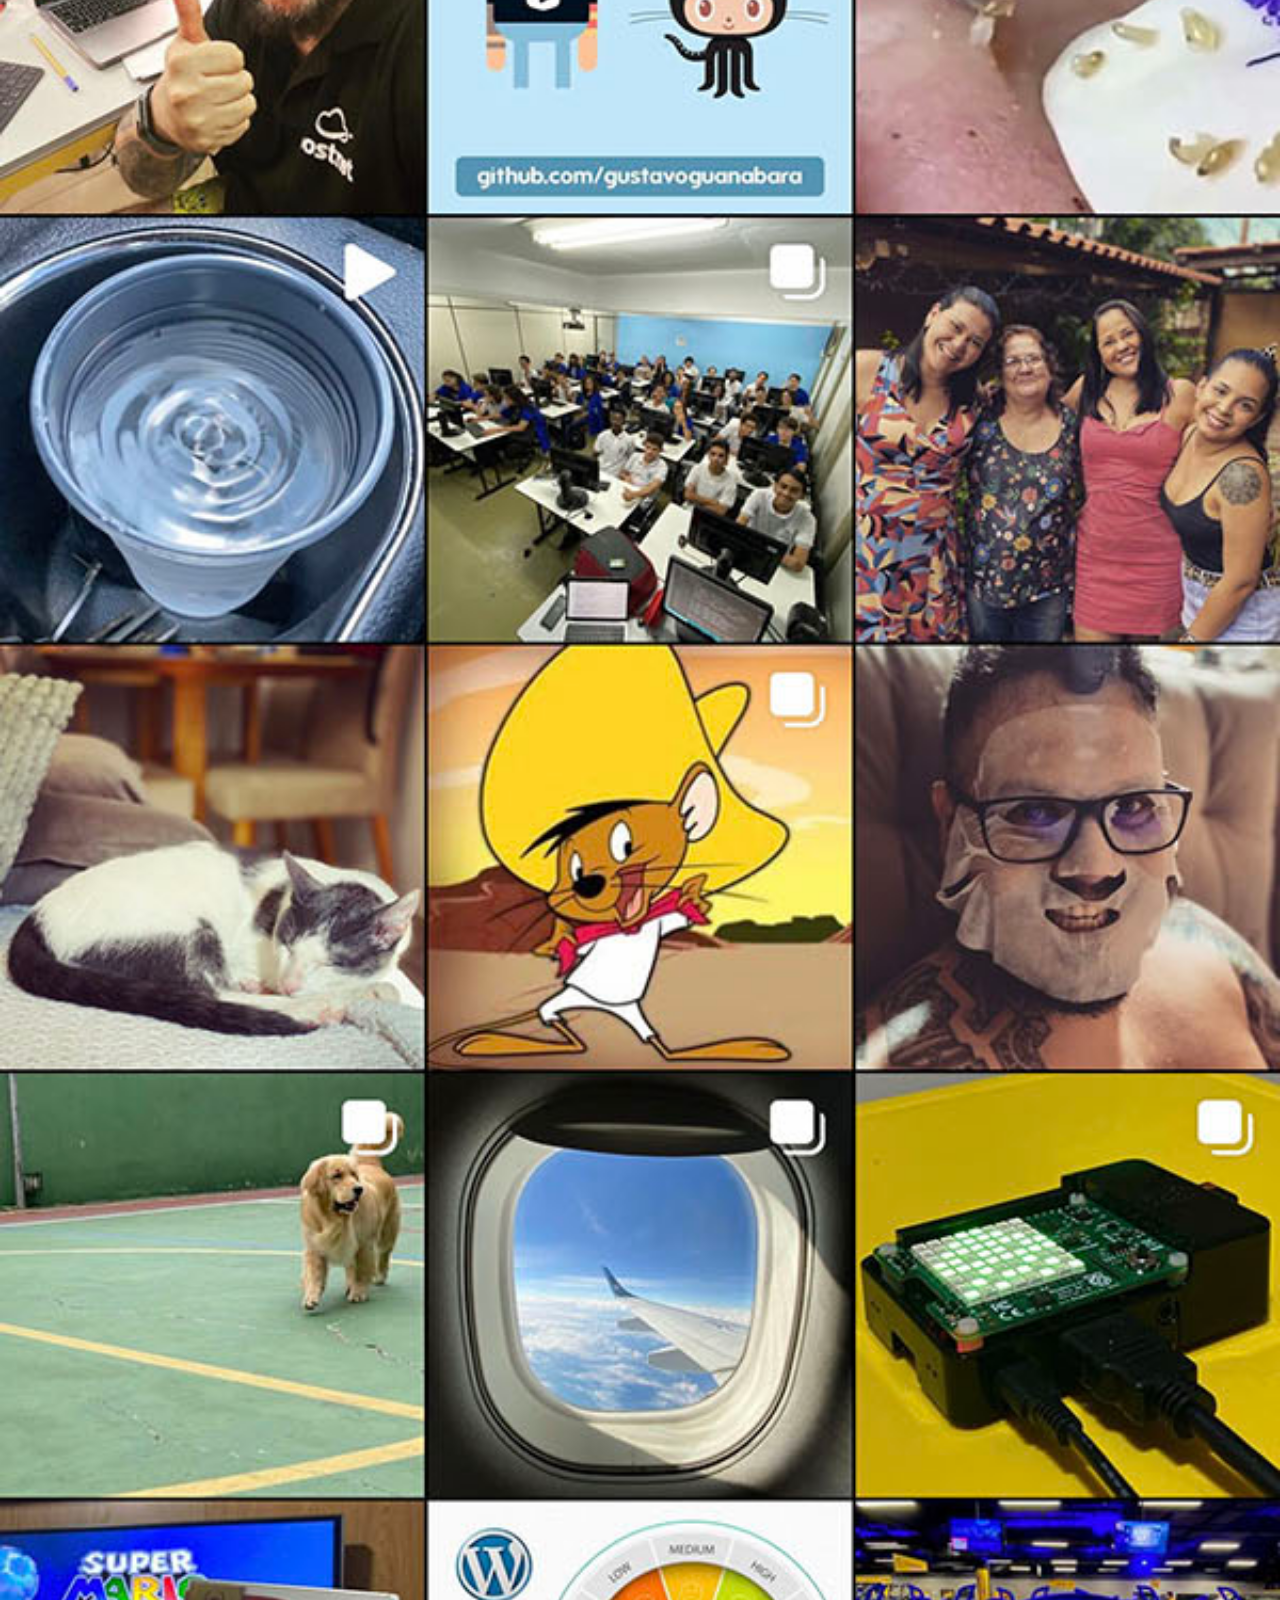
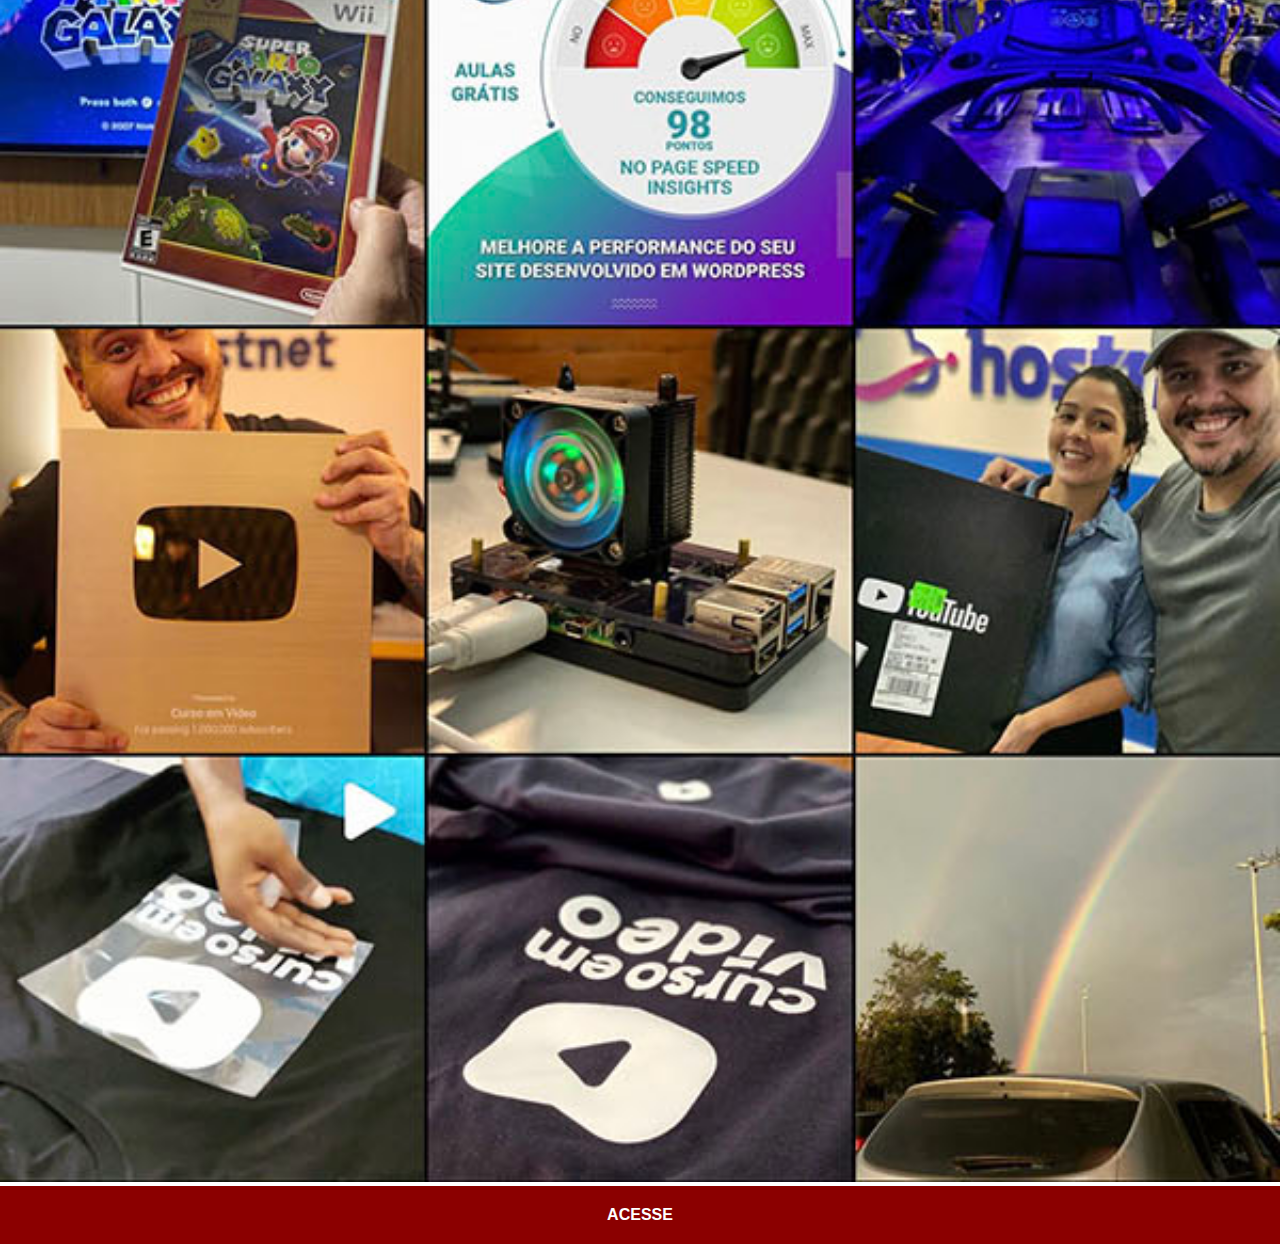
<file: instagram.html>
<!DOCTYPE html>
<html lang="pt-br">
<head>
    <meta charset="UTF-8">
<meta name="viewport" content="width=device-width, initial-scale=1.0">
    <title>Instagram</title>
    <link rel="stylesheet" href="estilos/social.css">
</head>
<body>
    <img src="imagens/tela-instagram.jpg" alt="Instagram">    
    <a href="https://www.instagram.com/gustavoguanabara/" target="_blank">ACESSE</a>
</body>
</html>
</file>
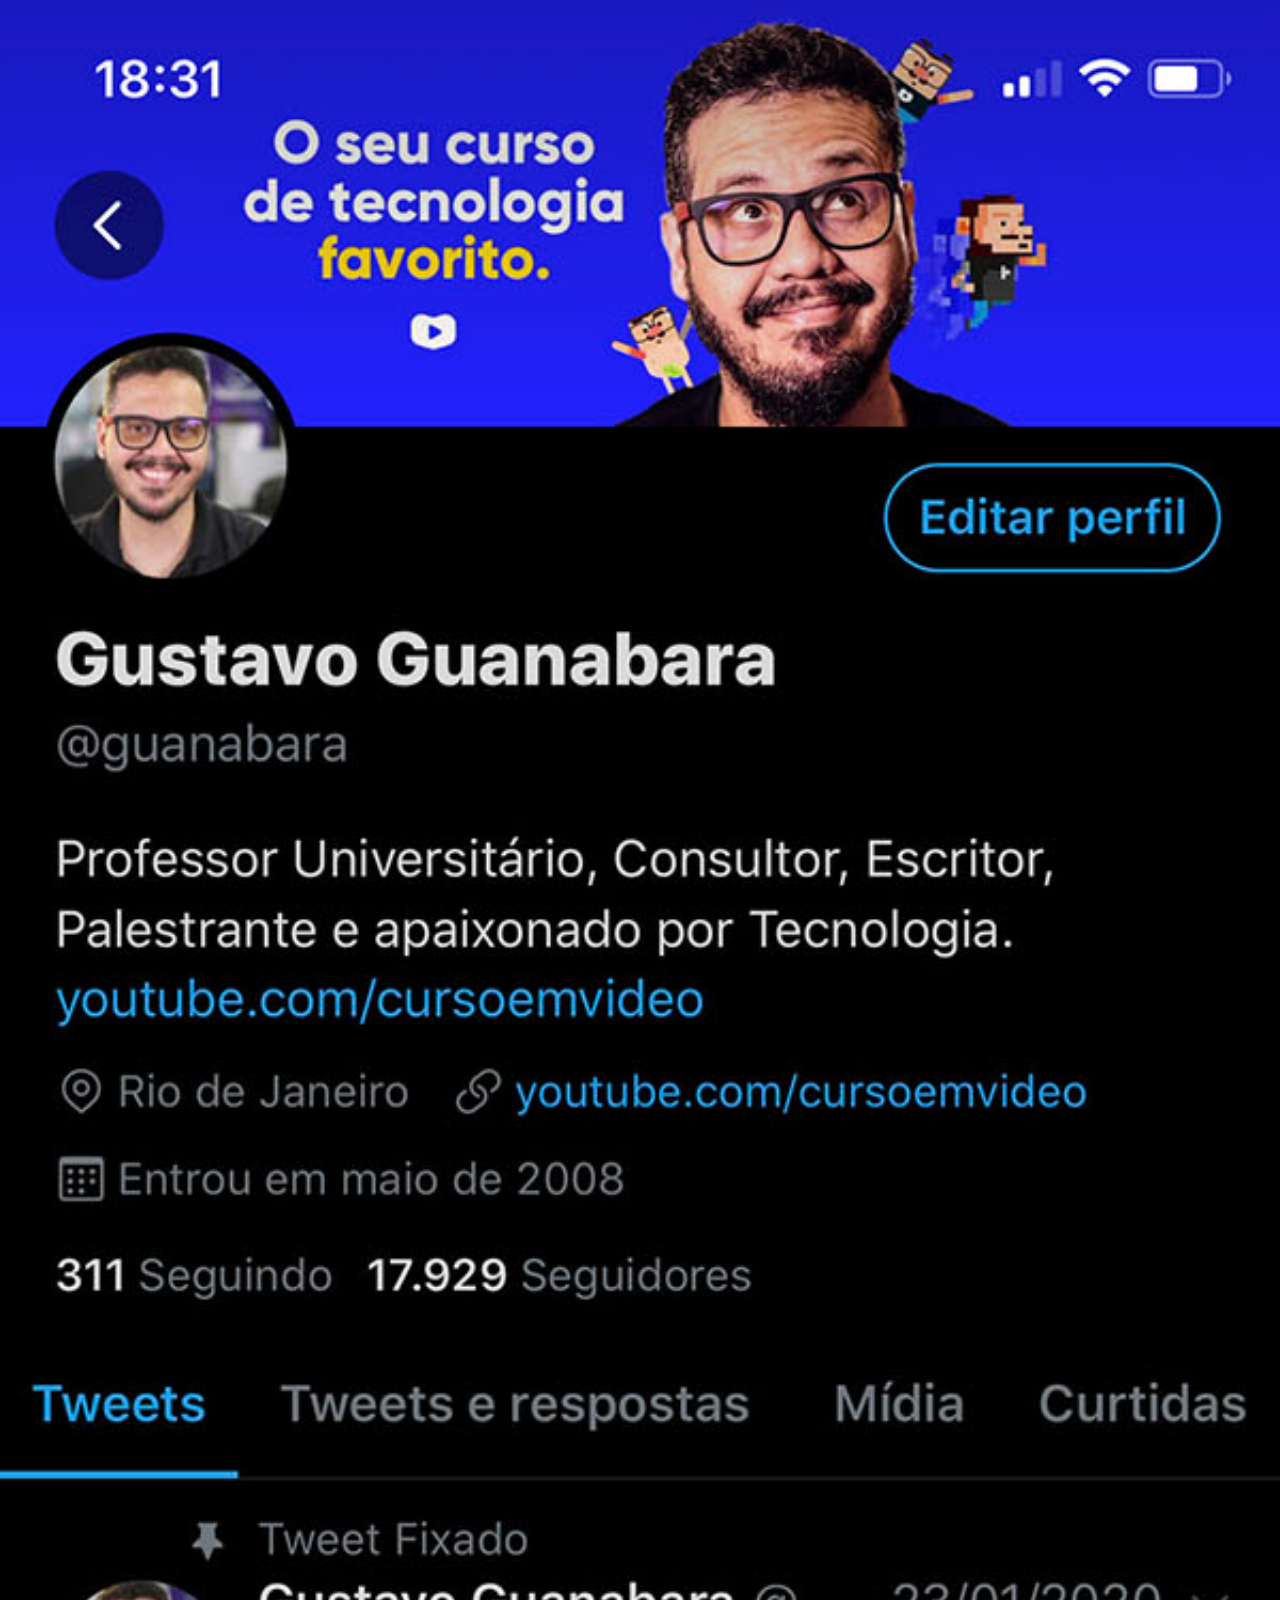
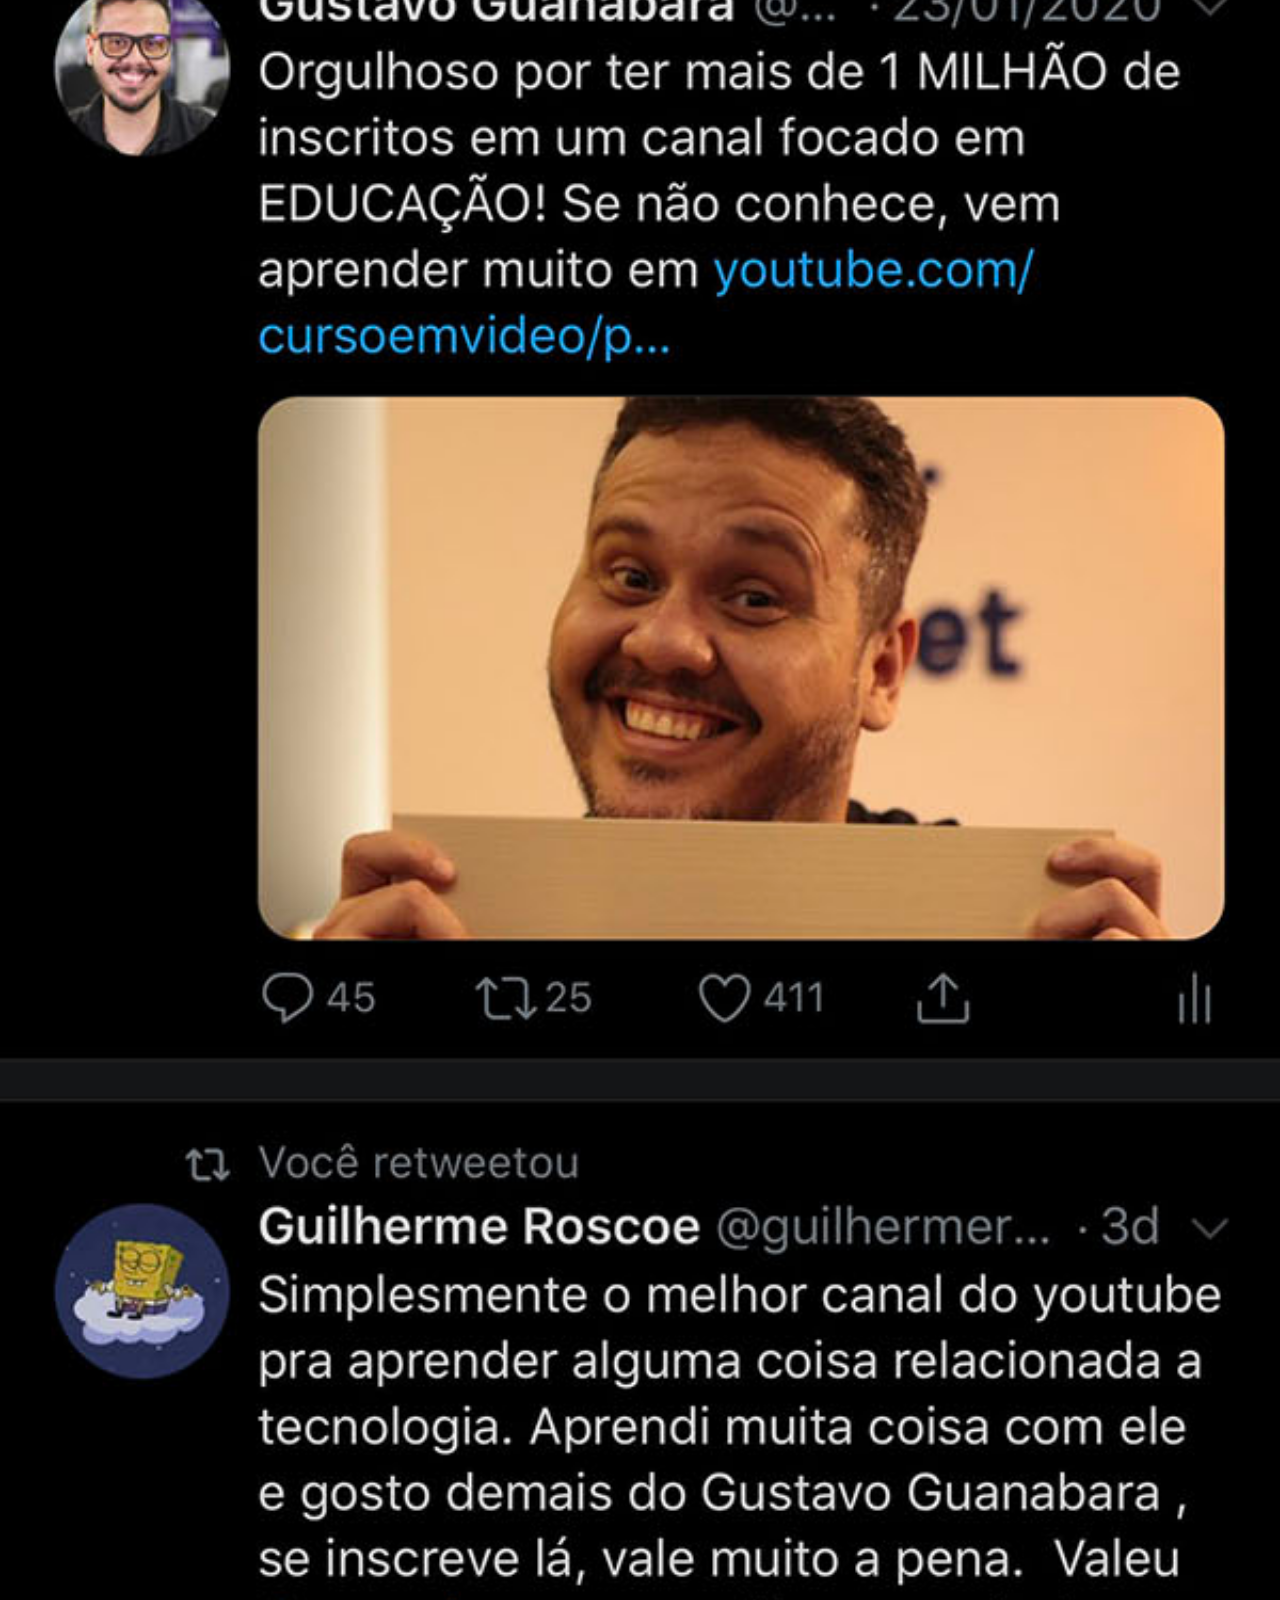
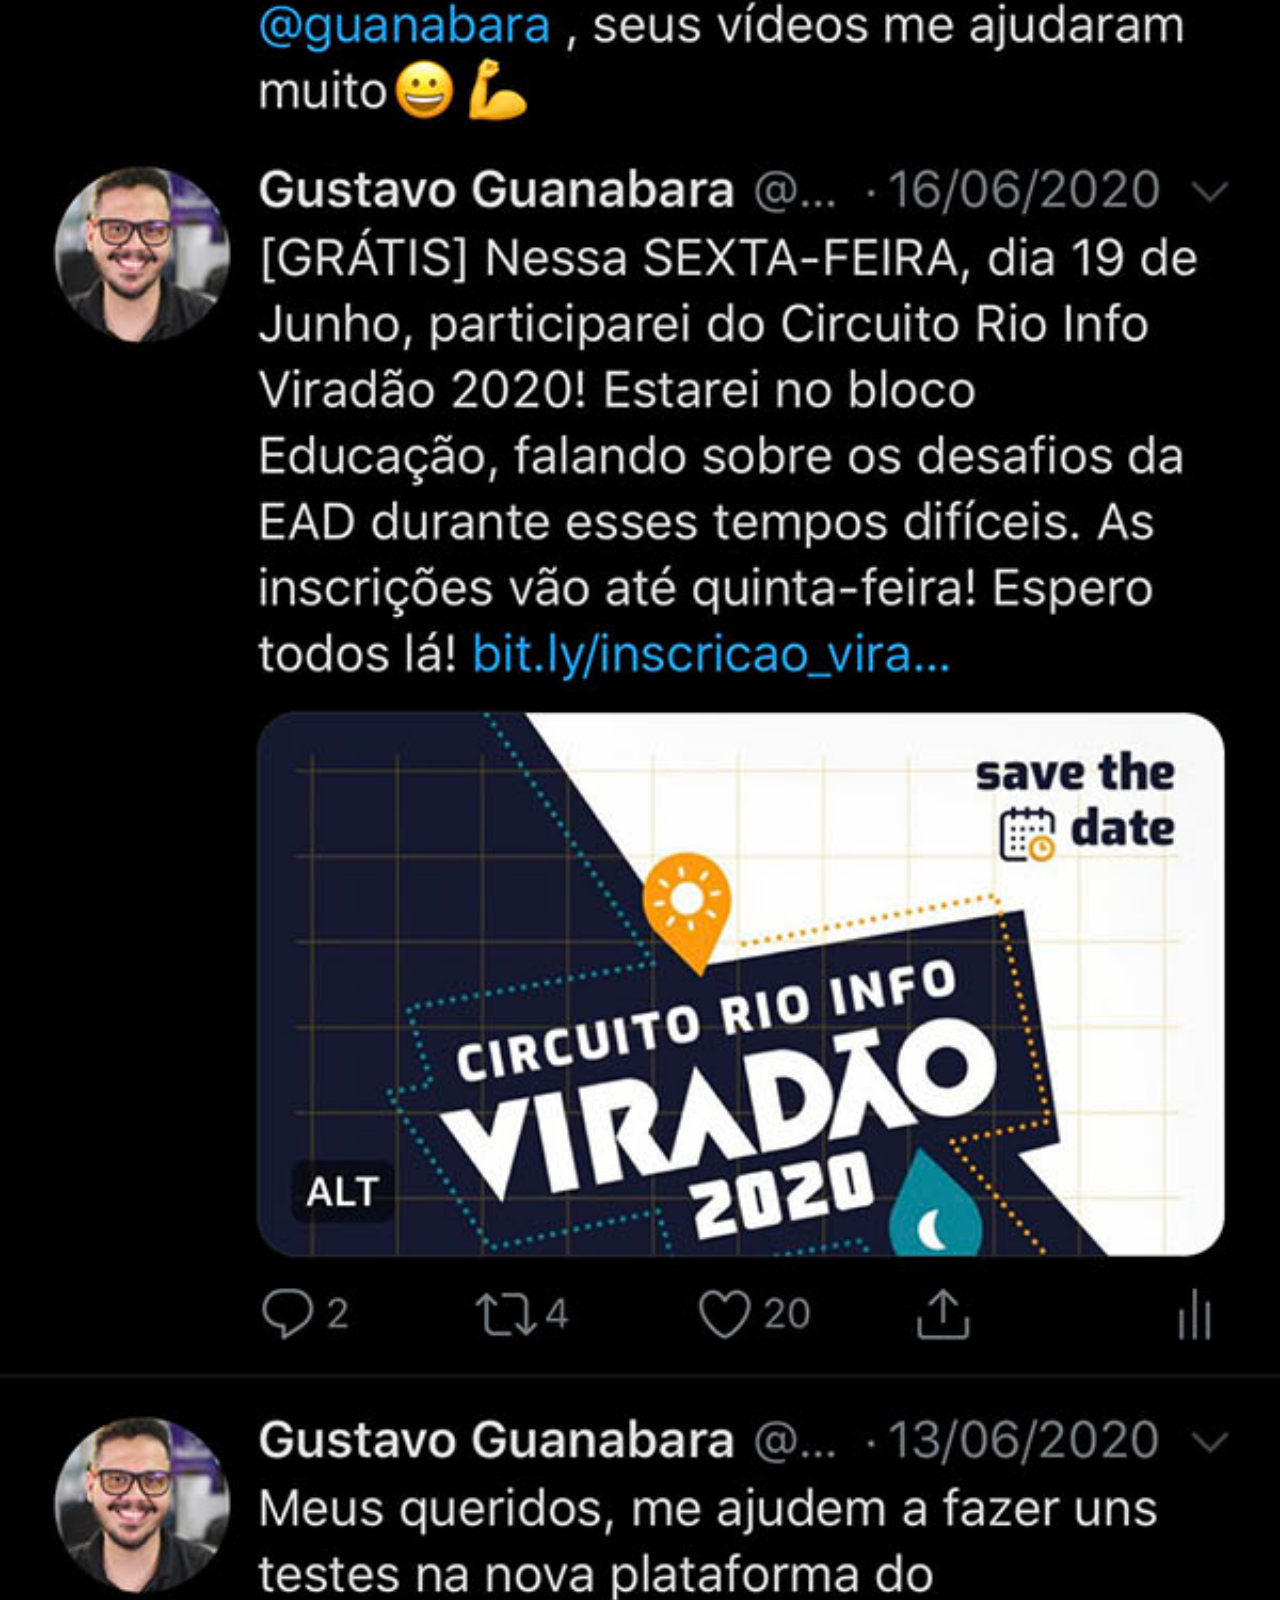
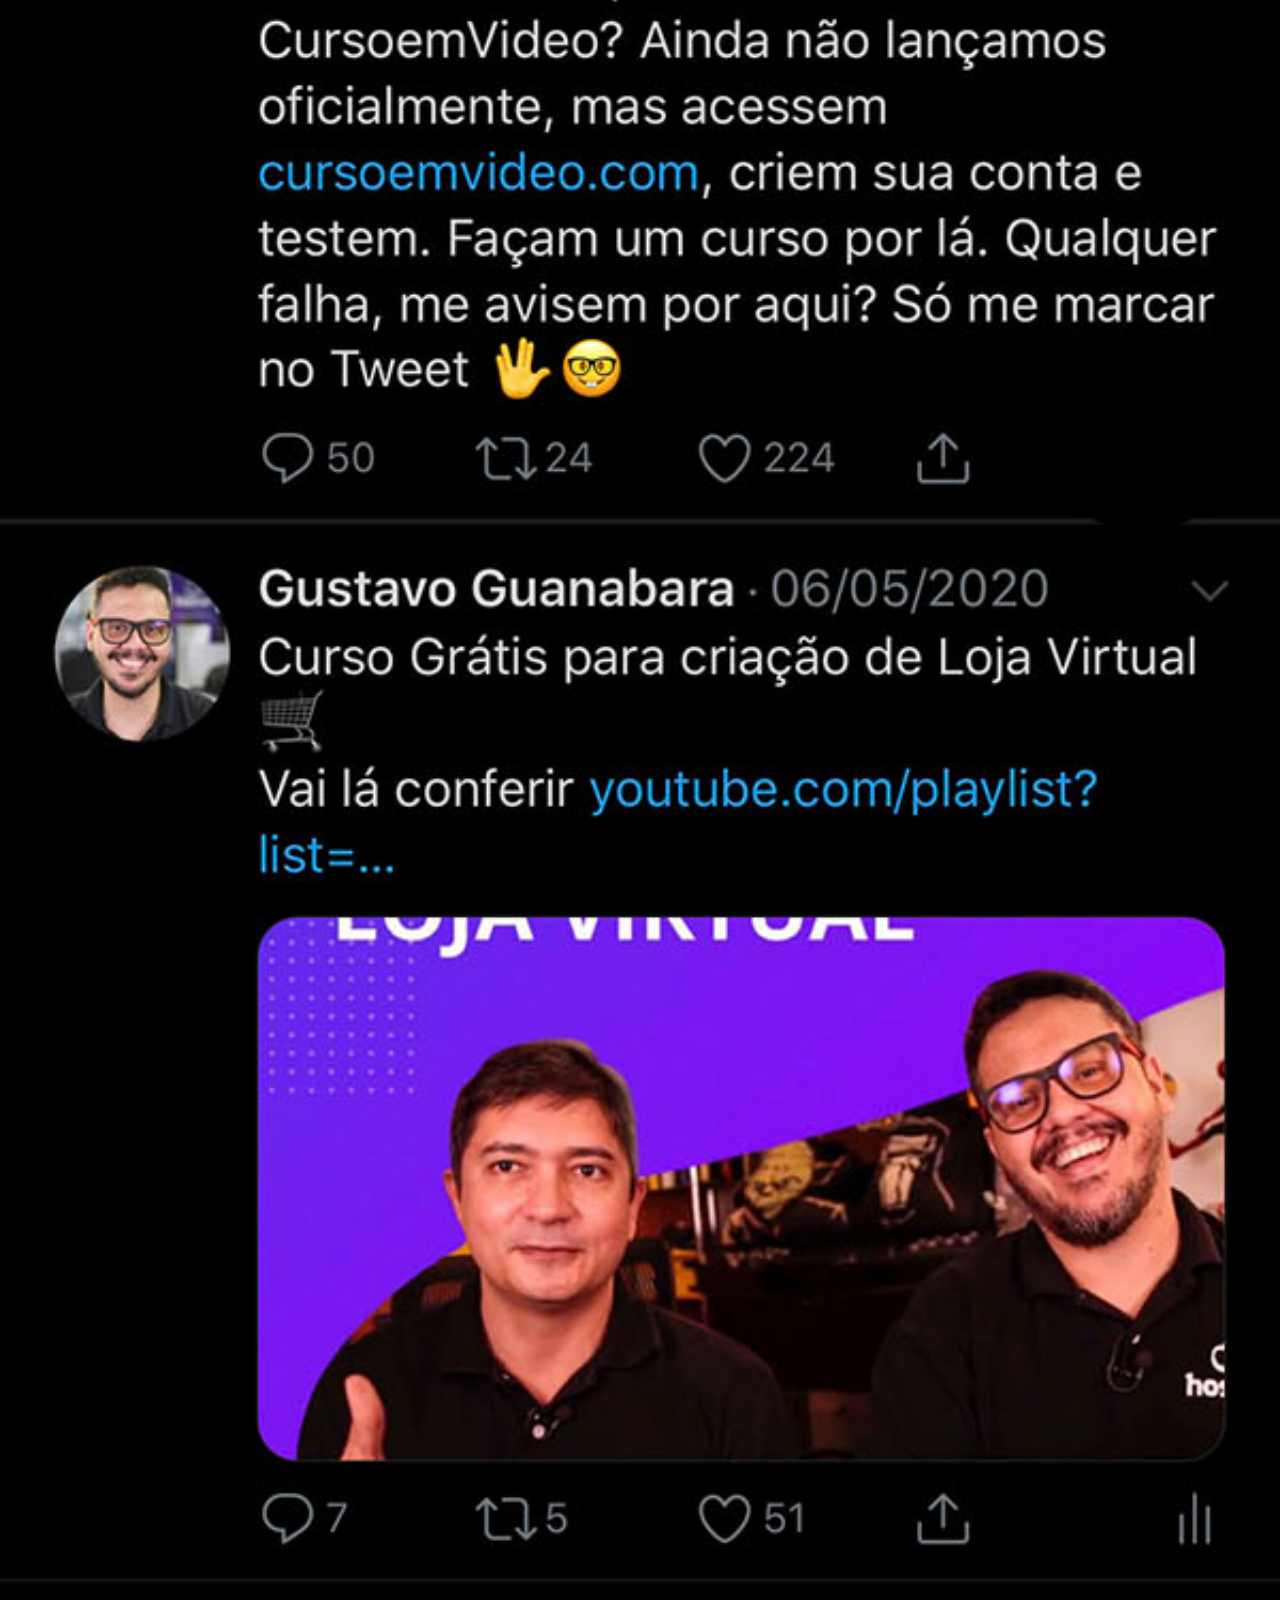
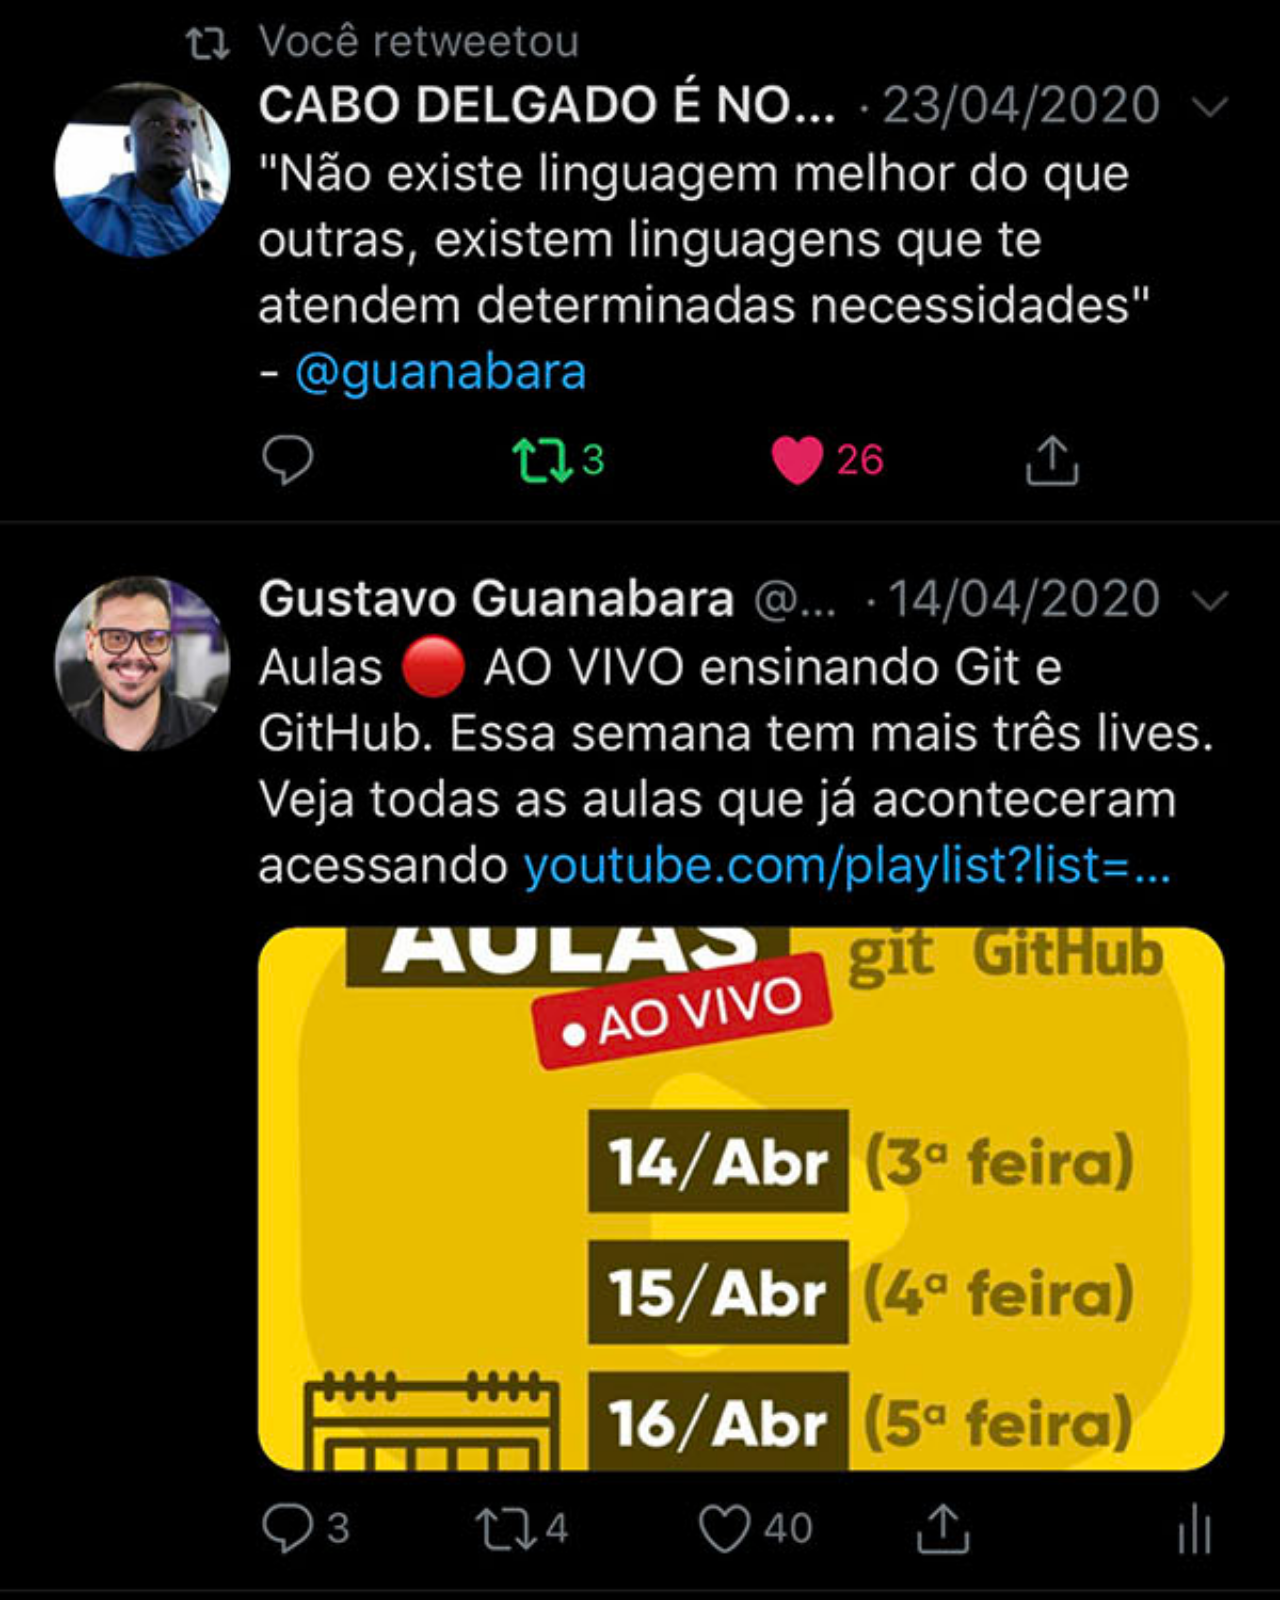
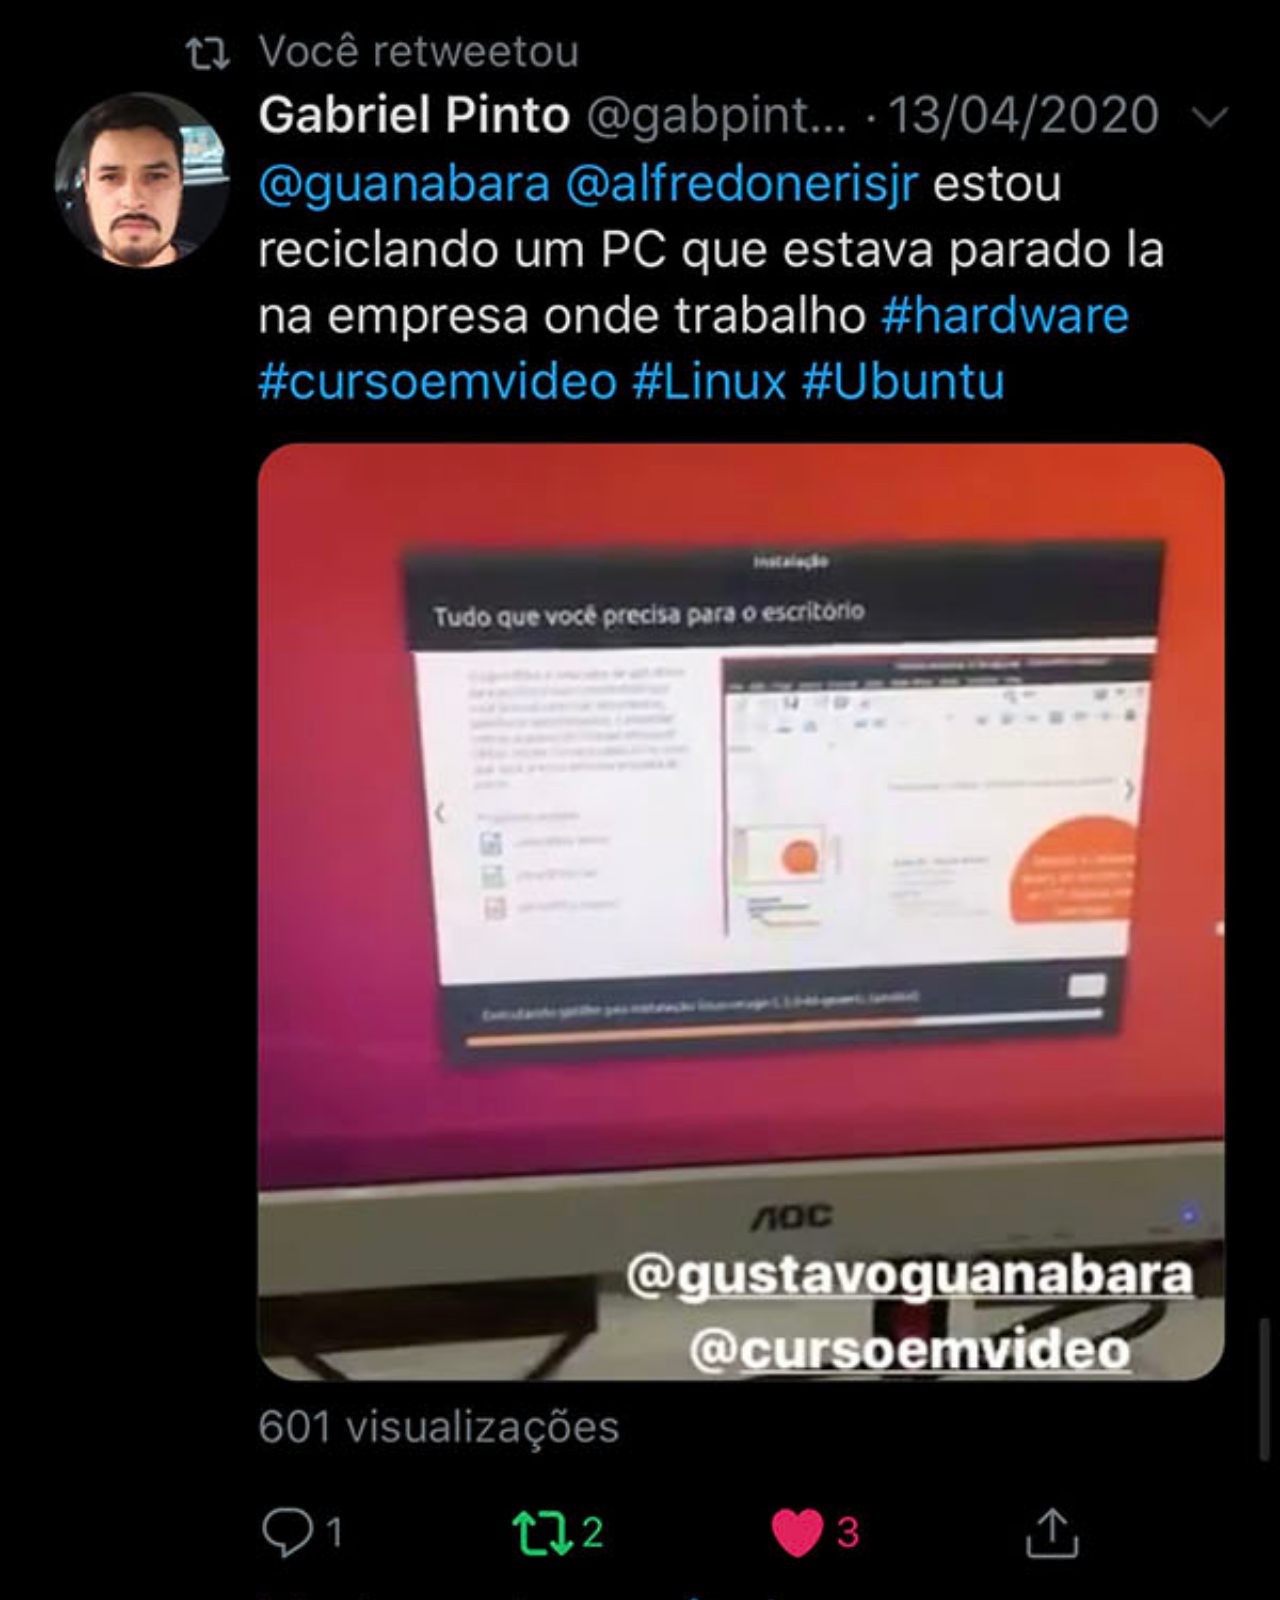
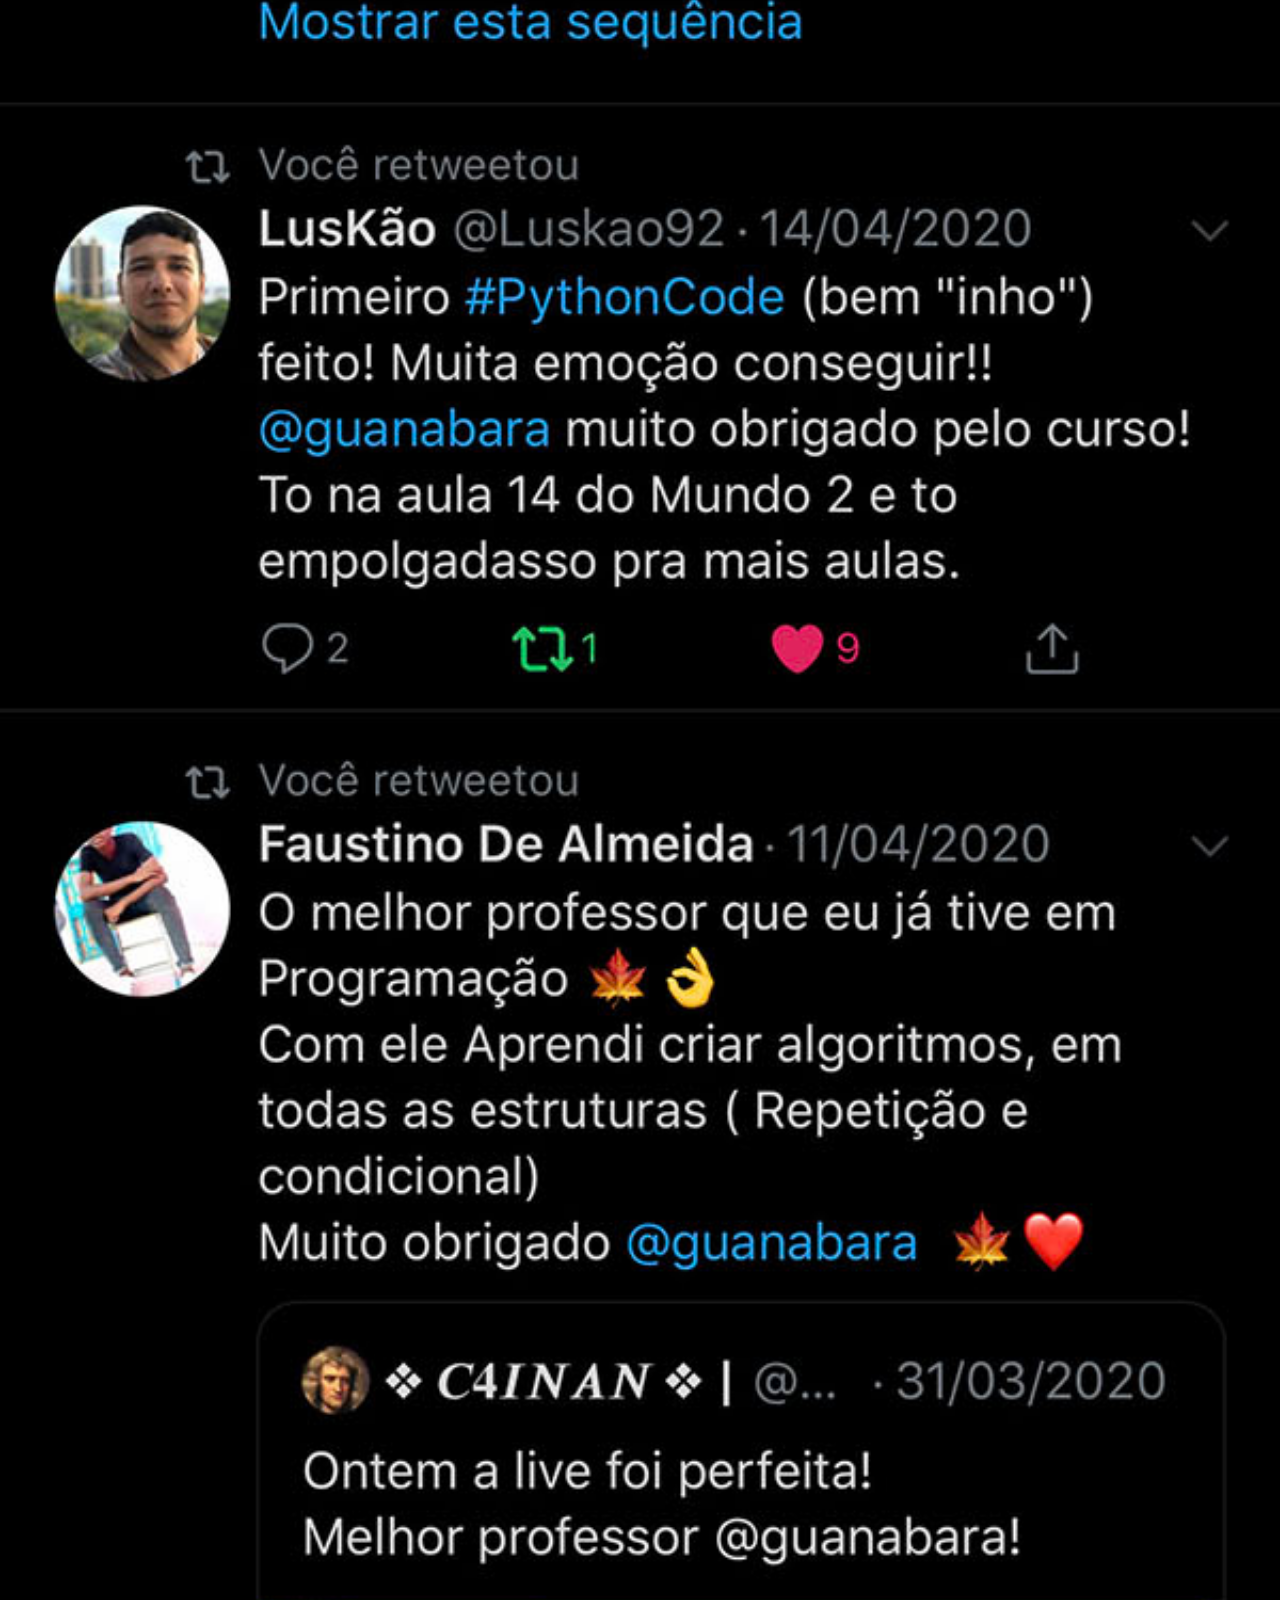
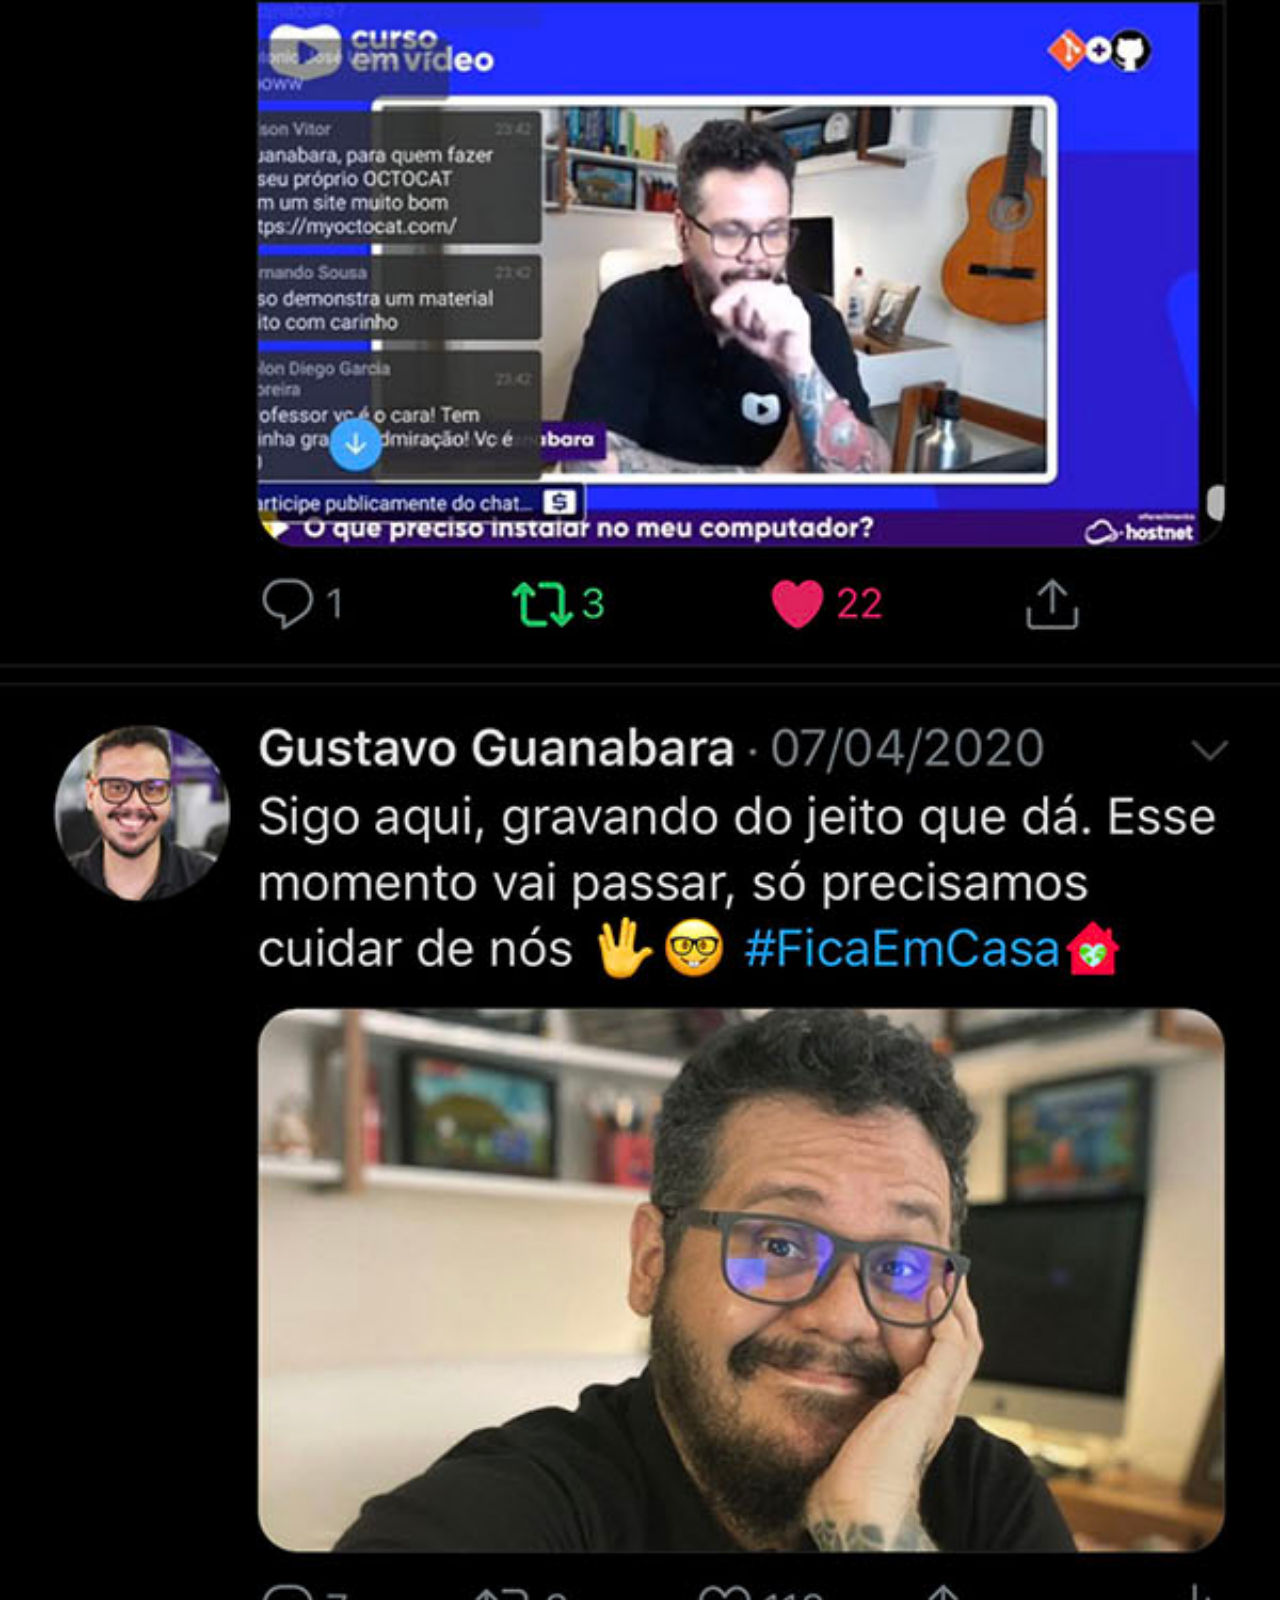
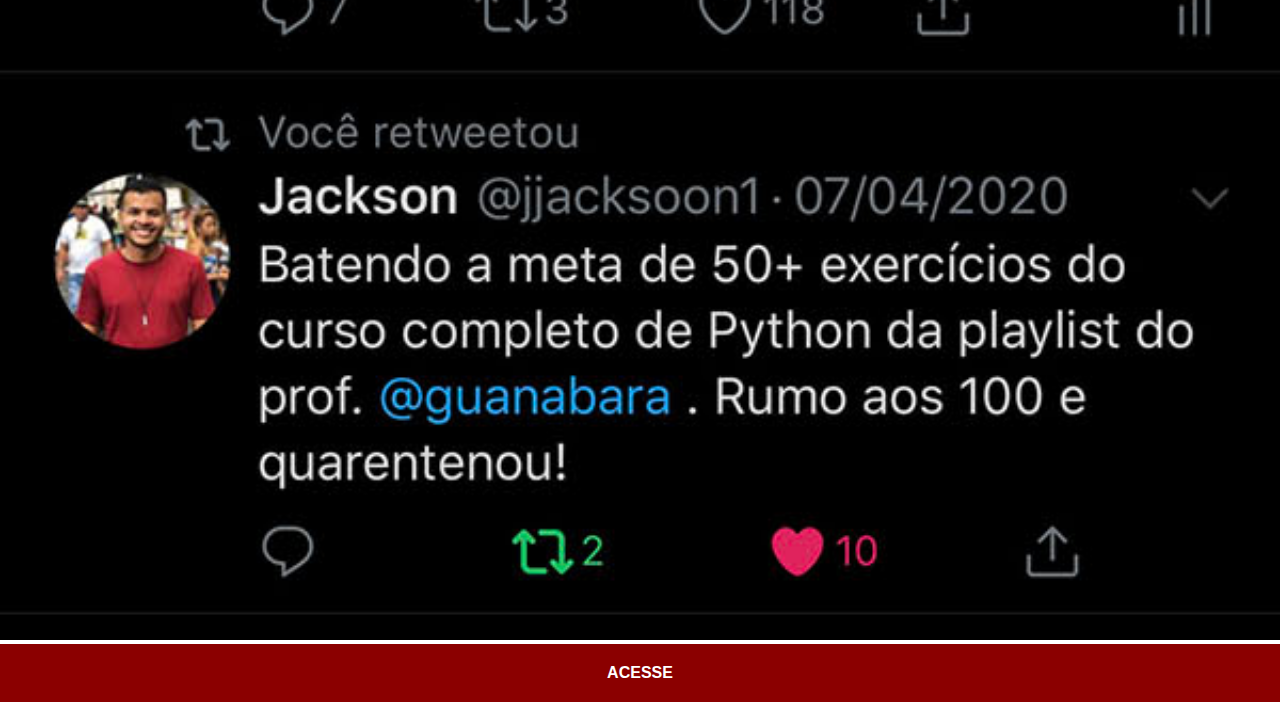
<file: twitter.html>
<!DOCTYPE html>
<html lang="pt-br">
<head>
    <meta charset="UTF-8">
    <meta name="viewport" content="width=device-width, initial-scale=1.0">
    <title>Twitter</title>
    <link rel="stylesheet" href="estilos/social.css">
</head>
<body>
    <img src="imagens/tela-twitter.jpg" alt="Twitter">
    <a href="https://twitter.com/guanabara" target="_blank">ACESSE</a>
</body>
</html>
</file>
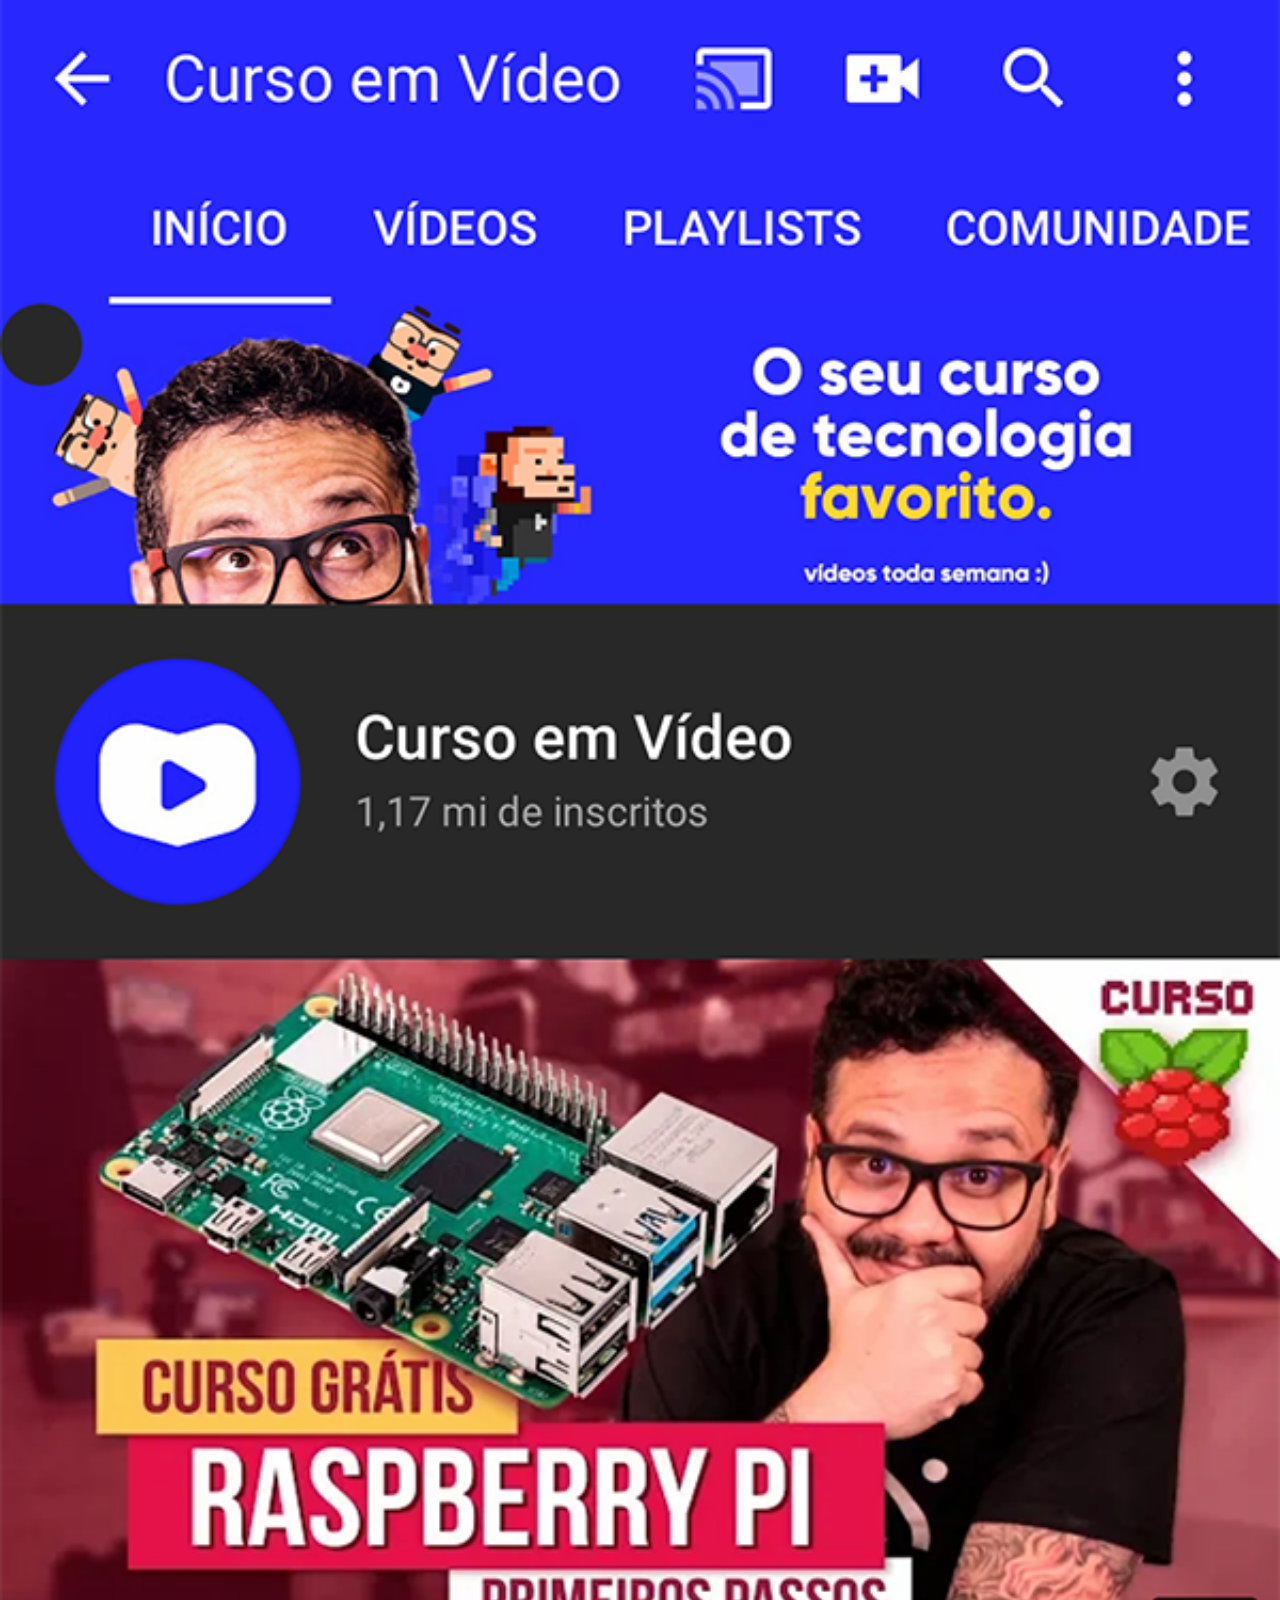
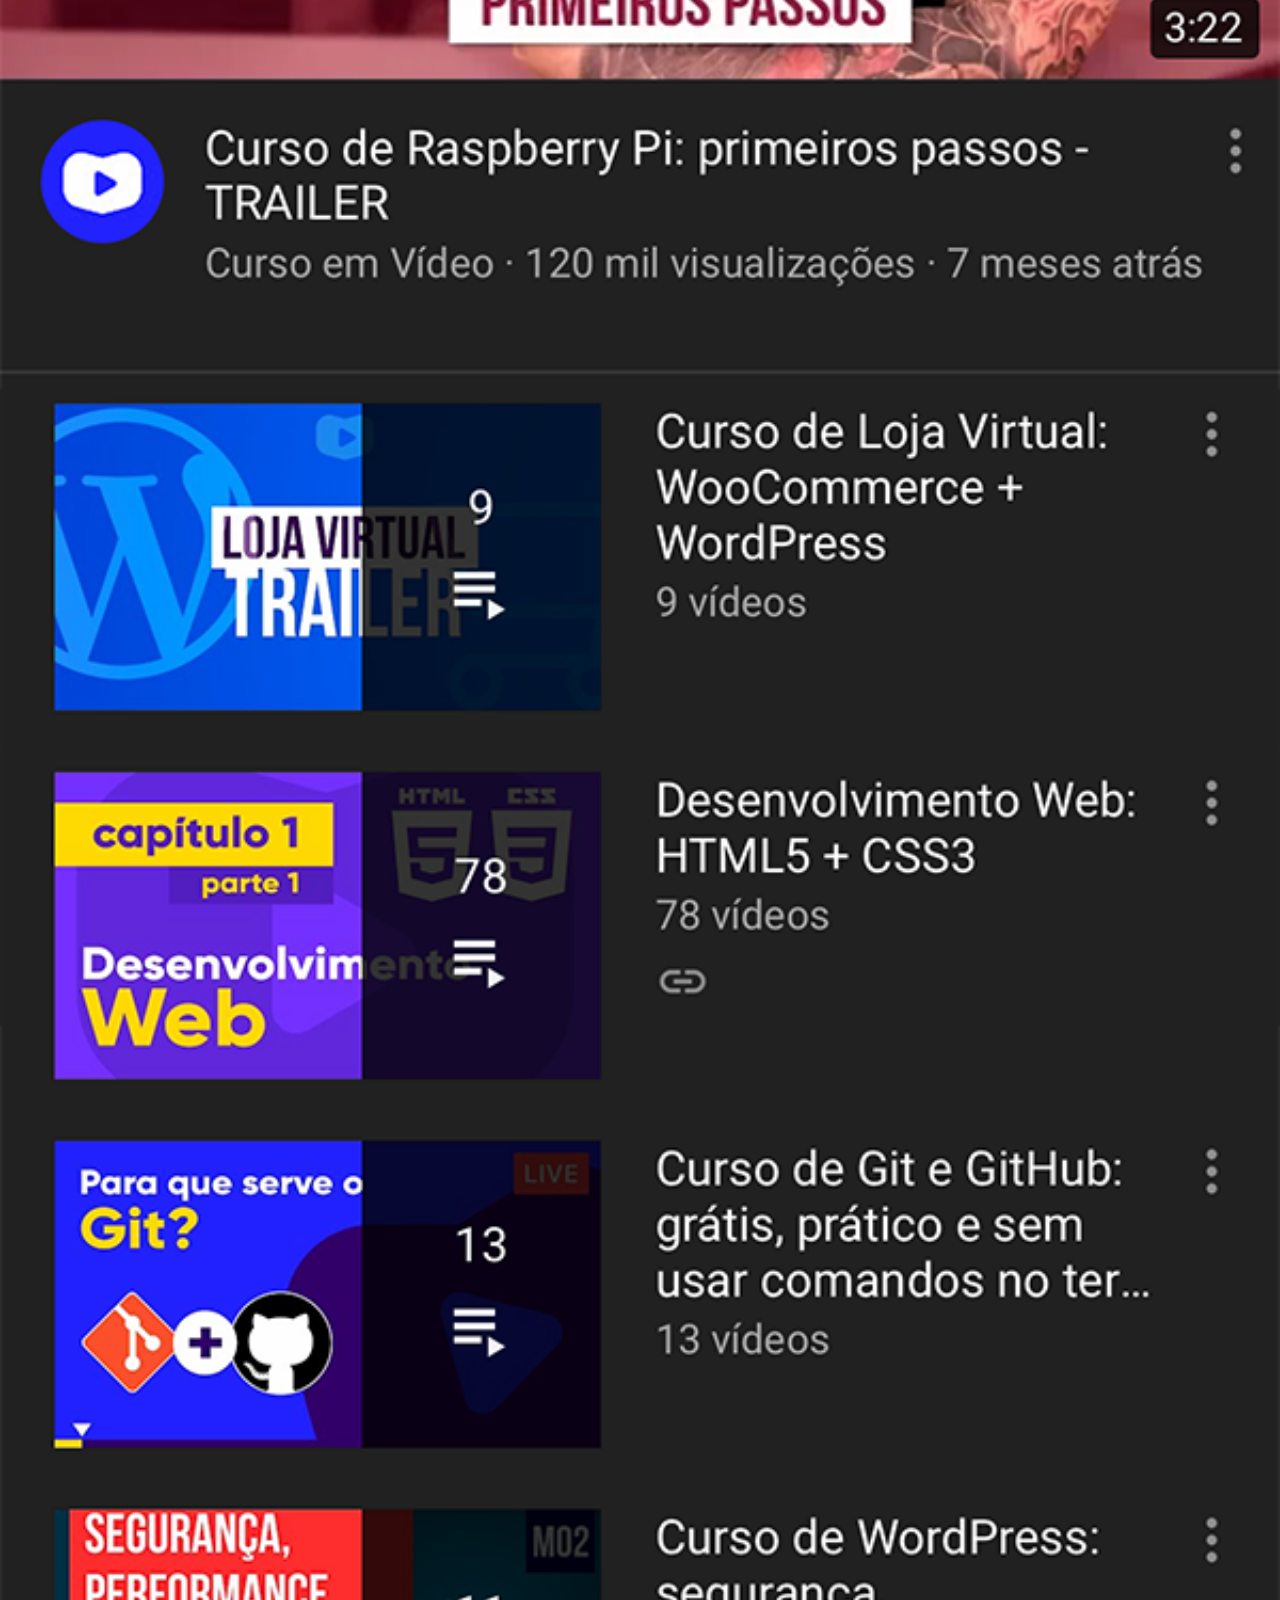
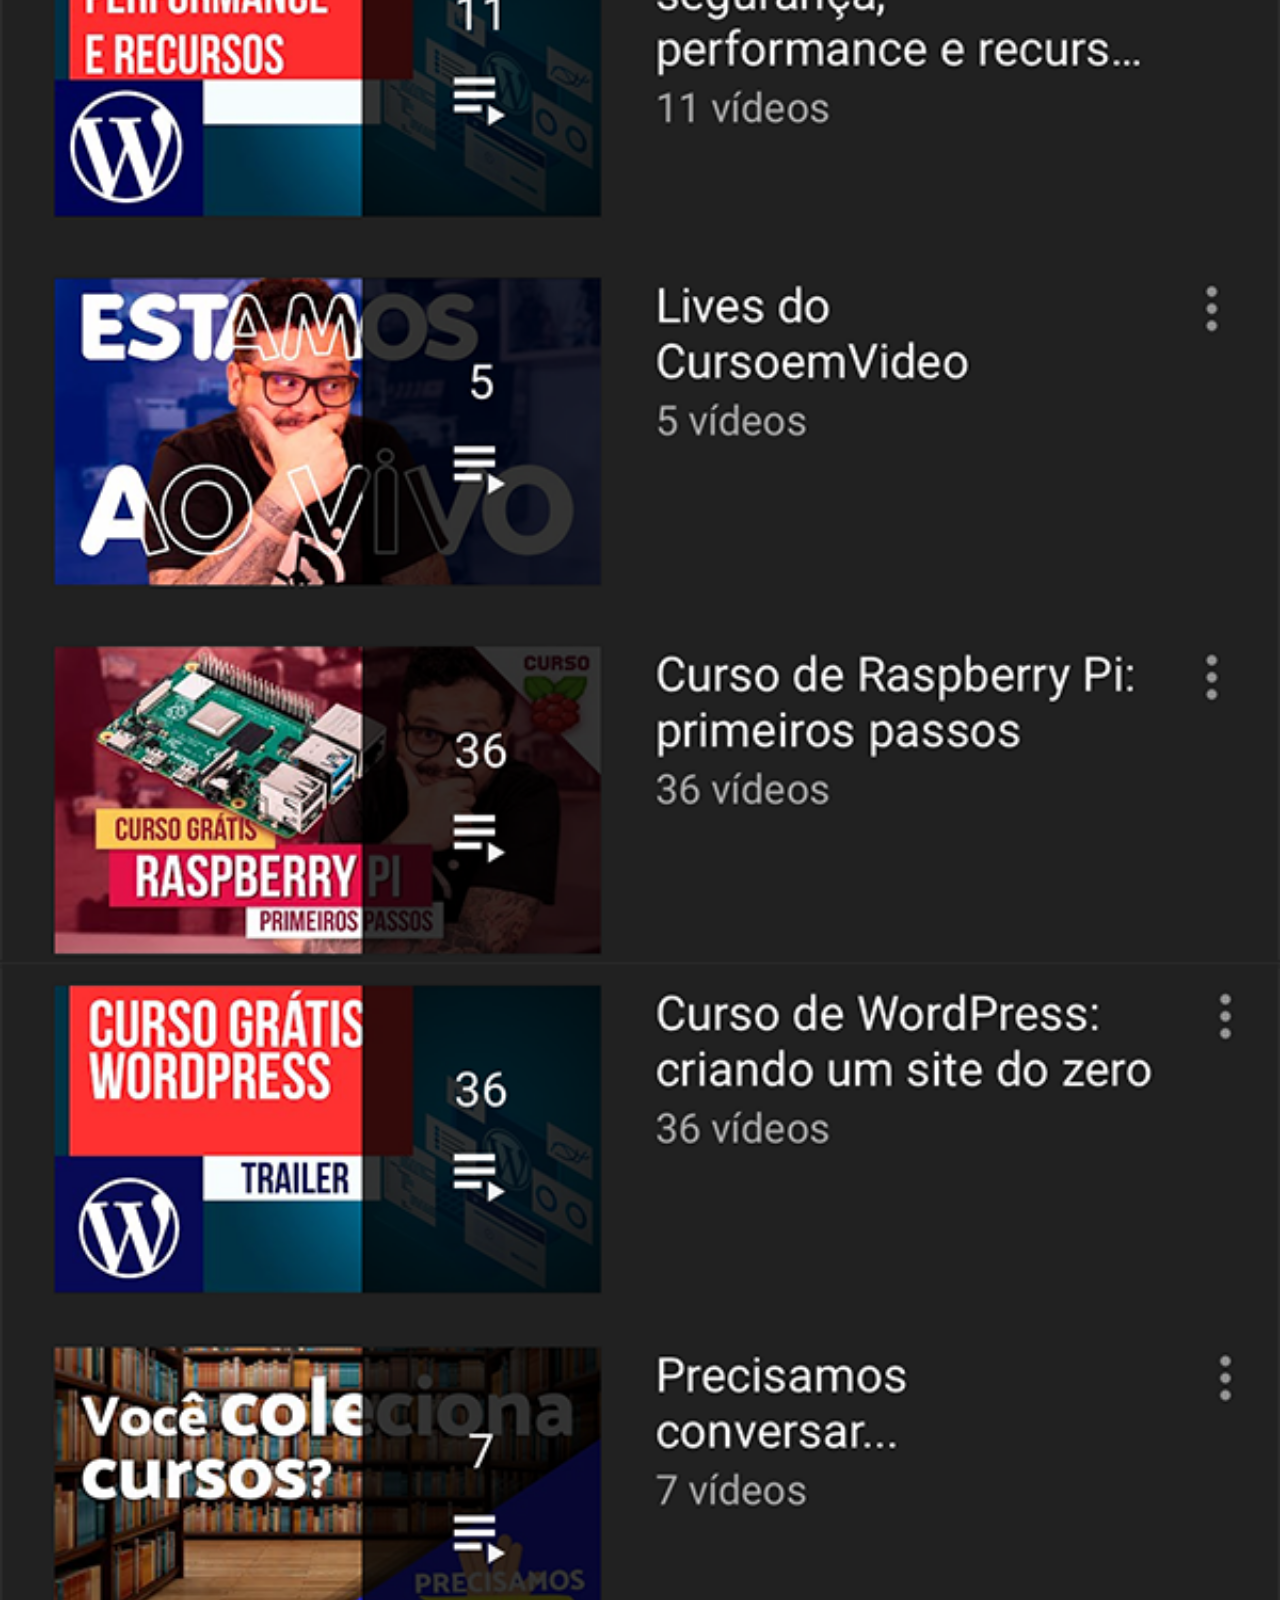
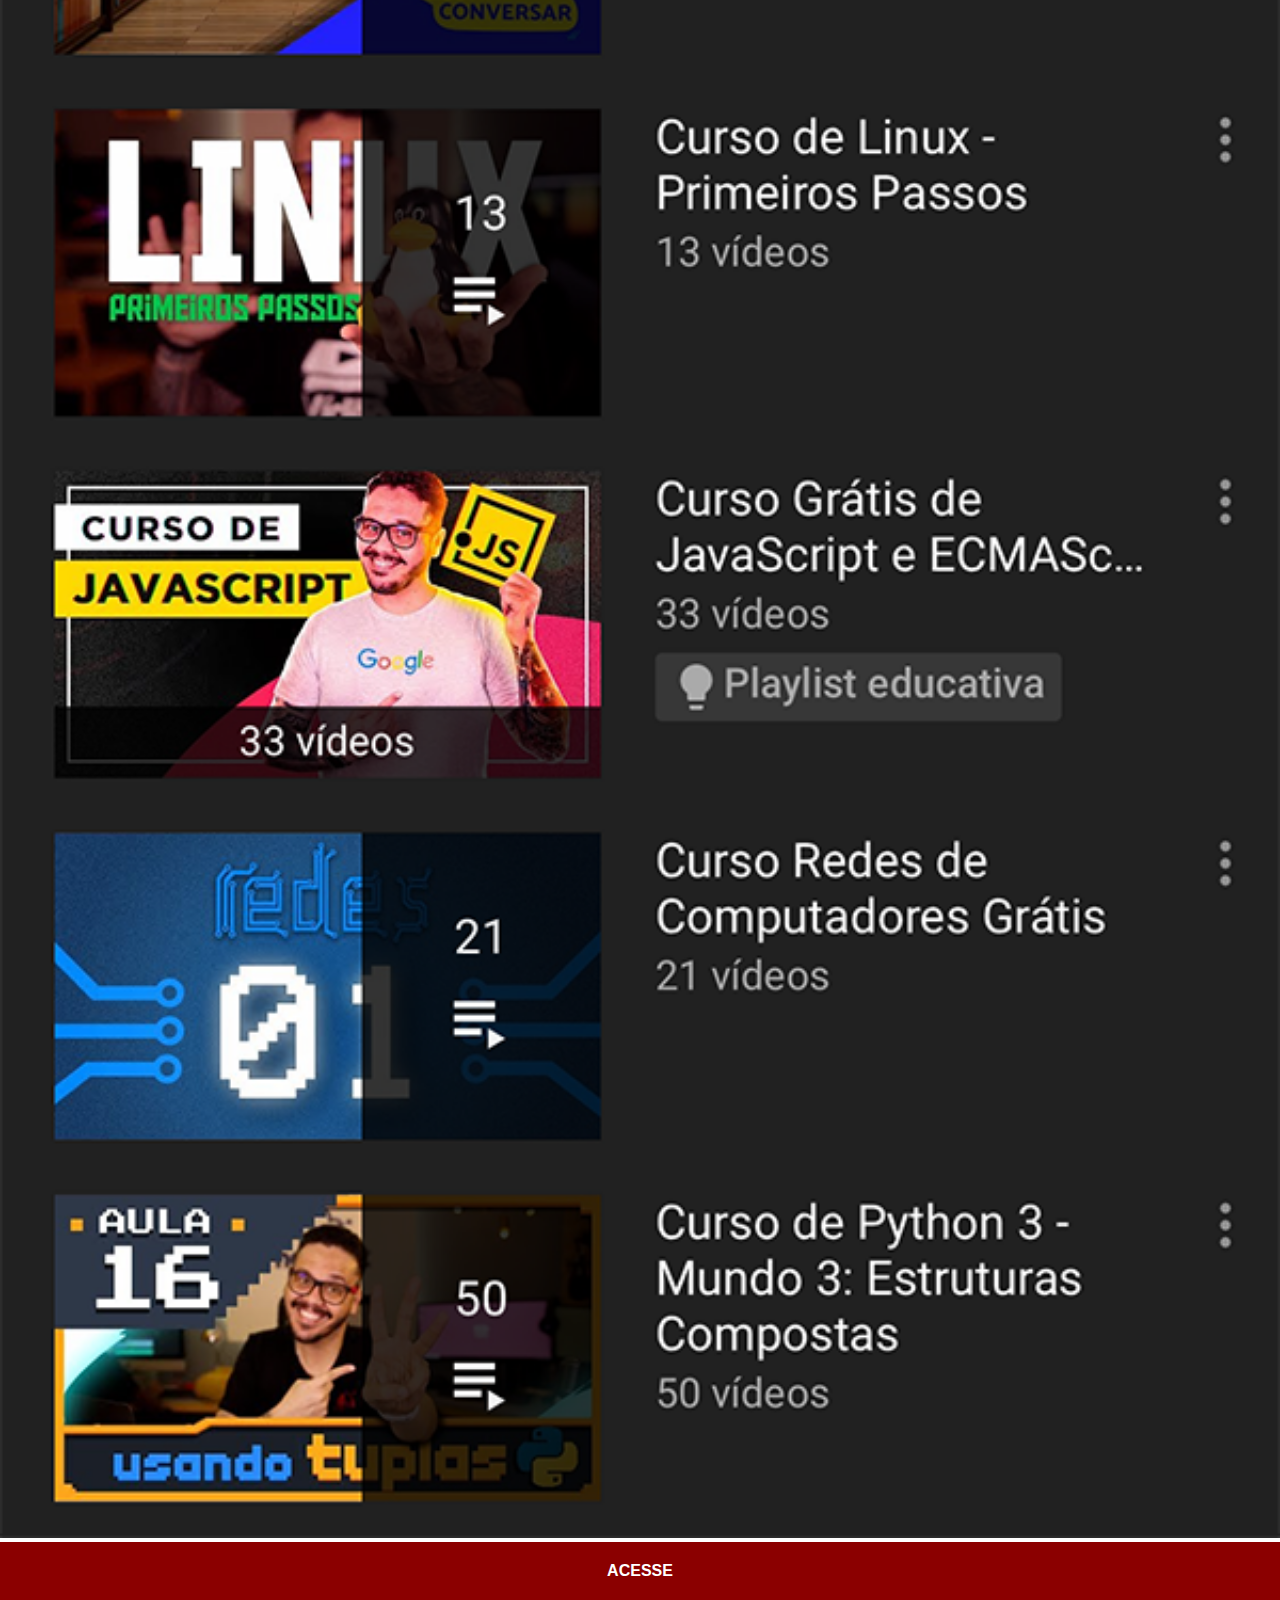
<file: youtube.html>
<!DOCTYPE html>
<html lang="pt-br">
<head>
    <meta charset="UTF-8">
    <meta name="viewport" content="width=device-width, initial-scale=1.0">
    <title>Youtube</title>
<link rel="stylesheet" href="estilos/social.css">
</head>
<body>
    <img src="imagens/tela-youtube.png" alt="Youtube">
    <a href="https://www.youtube.com/@CursoemVideo/playlists" target="_blank">ACESSE</a>
</body>
</html>
</file>
<file: estilos/style.css>
@charset "UTF-8";

* {
    margin: 0px;
    padding: 0px;
    font-family: Arial, Helvetica, sans-serif;
}

html, body {
    height: 100vh;
    width: 100vw;
    background-color: black;
}

body {
    background: url('../imagens/fundo-madeira.jpg') no-repeat top center;
    background-size: cover;
    background-attachment: fixed;
}

main {
    height: 100vh;
    position: relative;
}

section#telefone {
    position: absolute;
    top: 50%;
    left: 50%;
    transform: translate(-50%, -50%);

    height: 627px;
    width: 311px;
    background: url('../imagens/frame-iphone.png') no-repeat;
}

iframe#tela {
    position: relative;
    top: 80px;
    left: 22px;
    width: 267px;
    height: 471px;
}

section#redes-sociais {
    text-align: right;
}

section#redes-sociais img {
    width: 50px;
    margin: 10px;
    border-radius: 50%;
    box-shadow: 2px 2px 5px rgba(0, 0, 0, 0.356);
    box-sizing: border-box;
}

section#redes-sociais img:hover {
    border: 2px solid rgba(255, 255, 255, 0.616);
    transform: translate(-3px, -3px);
    box-shadow: 5px 5px 10px rgba(0, 0, 0, 0.39);
    transition: transform .3s, border 1s;
}
</file>
<file: estilos/social.css>
* {
    margin: 0px;
    padding: 0px;
    font-family: Arial, Helvetica, sans-serif;
}

::-webkit-scrollbar {
    width: 0px;
    height: 0px;
}

img {
    width: 100vw;
}

a {
    display: block;
    background-color: darkred;
    color: white;
    padding: 20px;
    text-align: center;
    font-weight: bolder;
    text-decoration: none;
}

a:hover {
    background-color: red;
}
</file>
